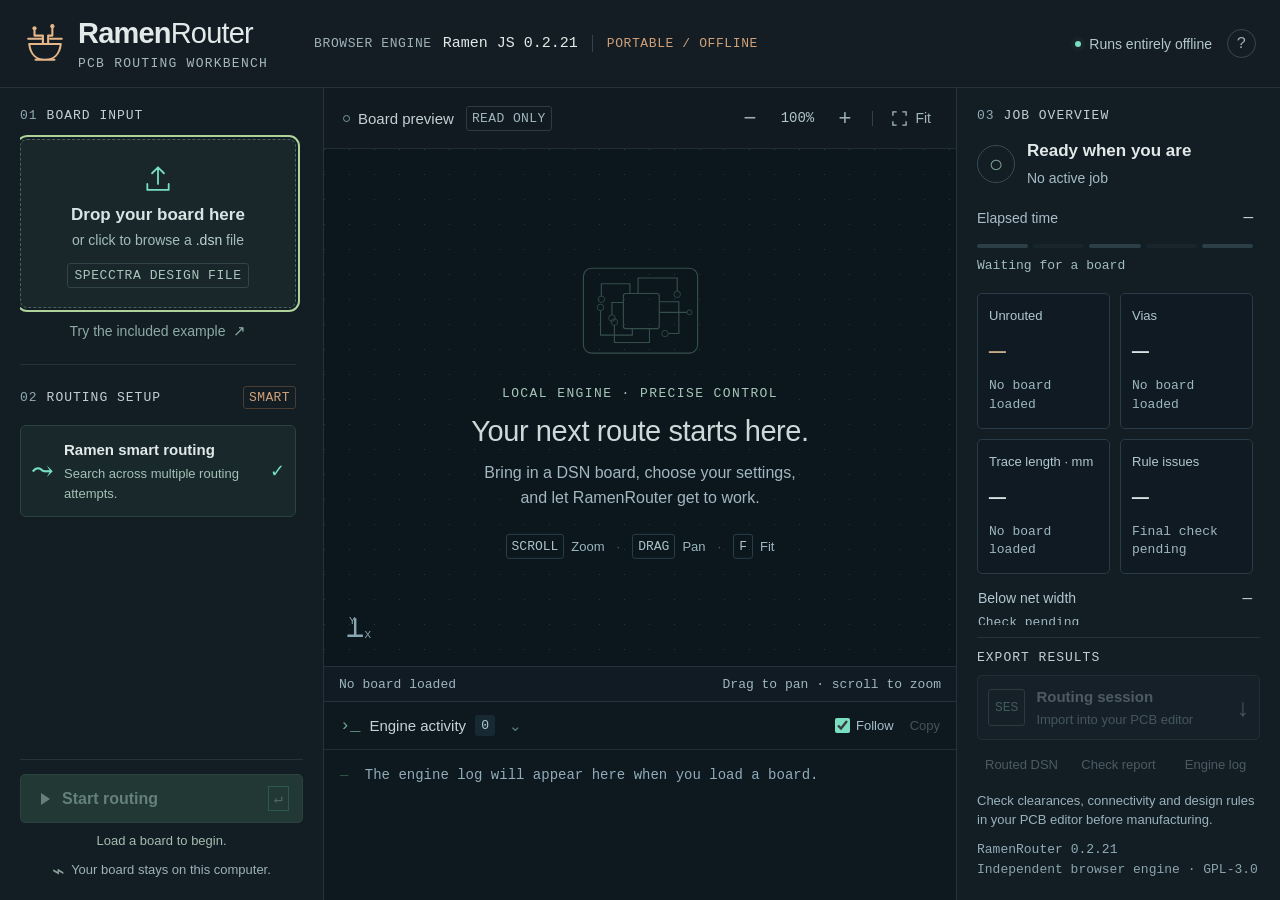
<file: index.html>
<!doctype html>
<html lang="en">
<head>
  <meta charset="utf-8">
  <meta name="viewport" content="width=device-width, initial-scale=1">
  <meta name="color-scheme" content="dark">
  <meta name="description" content="RamenRouter, a portable offline PCB routing workbench.">
  <title>RamenRouter — PCB routing workbench</title>
  <link rel="icon" href="images/favicon.svg" type="image/svg+xml">
  <link rel="stylesheet" href="styles/main.css">
  <script src="scripts/demo-data.js" defer></script>
  <script src="scripts/dsn.js" defer></script>
  <script src="scripts/geometry.js" defer></script>
  <script src="scripts/optimizer.js" defer></script>
  <script src="scripts/fanout.js" defer></script>
  <script src="scripts/router.js" defer></script>
  <script src="scripts/advisor.js" defer></script>
  <script src="scripts/benchmark.js" defer></script>
  <script src="scripts/rule-memory.js" defer></script>
  <script src="scripts/native-api.js" defer></script>
  <script src="scripts/app.js" defer></script>
</head>
<body>
  <noscript><div class="noscript">Enable JavaScript in your browser, then reopen index.html.</div></noscript>
  <header class="app-header">
    <div class="brand" aria-label="RamenRouter">
      <svg class="brand-mark" viewBox="0 0 40 40" fill="none" aria-hidden="true"><path d="M5 20h30c-1 10-7 15-15 15S6 30 5 20Zm6 15h18M10 7v5h8v8m9-16v8h-4v8M4 15h13M25 15h11" stroke="currentColor" stroke-width="2" stroke-linecap="round" stroke-linejoin="round"/><circle cx="10" cy="5" r="2" fill="currentColor"/><circle cx="27" cy="3" r="2" fill="currentColor"/></svg>
      <span>Ramen<span class="brand-light">Router</span><span class="brand-caption">PCB ROUTING WORKBENCH</span></span>
    </div>
    <div class="header-engine"><span class="tiny-label">BROWSER ENGINE</span><strong id="engineVersion">Ramen JS 0.2.21</strong><span class="engine-divider"></span><span class="header-tag">PORTABLE / OFFLINE</span></div>
    <div class="connection" id="connection"><span class="status-dot"></span><span id="connectionText">Starting browser engine</span></div>
    <button class="icon-button help-button" id="helpButton" title="About this workbench" aria-label="About this workbench">?</button>
  </header>

  <div id="disconnectBanner" class="connection-banner" hidden>The browser engine could not start. Keep every file in this folder together and reopen index.html.</div>

  <main class="workspace">
    <aside class="sidebar">
      <div class="sidebar-scroll">
      <div class="section-kicker"><span class="section-number">01</span> BOARD INPUT</div>
      <input id="fileInput" type="file" accept=".dsn" hidden>
      <button class="dropzone" id="dropzone" aria-label="Choose or drop a Specctra DSN file">
        <span class="upload-icon" aria-hidden="true"><svg viewBox="0 0 32 32" fill="none"><path d="M16 21V7m-5 5 5-5 5 5M7 21v5h18v-5" stroke="currentColor" stroke-width="1.5" stroke-linecap="round" stroke-linejoin="round"/></svg></span>
        <strong id="dropTitle">Drop your board here</strong>
        <span id="dropDescription">or click to browse a <b>.dsn</b> file</span>
        <span class="format-tag">SPECCTRA DESIGN FILE</span>
      </button>
      <div id="fileCard" class="file-card" hidden><div class="file-symbol">DSN</div><div class="file-copy"><strong id="fileName"></strong><span id="fileDetail">Board loaded</span></div><button class="icon-button" id="replaceButton" title="Choose another board" aria-label="Choose another board">↻</button></div>
      <button class="clear-routing-button" id="clearRoutingButton" type="button" hidden disabled>Clear routing &amp; start over</button>
      <button class="text-button demo-button" id="demoButton">Try the included example <span aria-hidden="true">↗</span></button>

      <div class="section-rule"></div>
      <div class="section-kicker"><span class="section-number">02</span> ROUTING SETUP <span class="edition-tag" id="routingModeTag">SMART</span></div>
      <div class="engine-card"><span class="engine-glyph" aria-hidden="true">⤳</span><div><strong id="routingModeName">Ramen smart routing</strong><p id="routingModeDetail">Search across multiple routing attempts.</p></div><span class="selected-tick" aria-label="Selected">✓</span></div>
      <div class="net-layers-setting" id="netLayersSetting" hidden>
        <button class="net-layers-button" id="netLayersButton" type="button" aria-haspopup="dialog" disabled>Routing rules <span aria-hidden="true">›</span></button>
        <p id="netLayersSummary">Choose layers and prioritize shorter routes for each net.</p>
      </div>


      </div>
      <div class="run-controls"><p class="net-layer-conflict" id="netLayerConflict" role="status" hidden></p><button class="primary-button" id="runButton" disabled><svg viewBox="0 0 20 20" aria-hidden="true"><path d="m7 4 9 6-9 6V4Z" fill="currentColor"/></svg><span id="runLabel">Start routing</span><span class="button-shortcut">↵</span></button><button class="stop-button" id="stopButton" hidden><span class="stop-square"></span>Stop job</button><button class="force-stop-button" id="forceStopButton" hidden>Force stop</button><button class="view-stopped-button" id="viewStoppedResult" type="button" hidden>View best result</button><p class="run-hint" id="runHint">Load a board to begin.</p></div>
      <div class="sidebar-foot"><span class="lock-icon" aria-hidden="true">⌁</span> Your board stays on this computer.</div>
    </aside>

    <section class="board-section" aria-label="Board preview">
      <div class="board-toolbar"><div class="board-title"><span class="board-title-dot"></span><strong>Board preview</strong><span class="preview-tag">READ ONLY</span></div><div class="view-controls"><button id="zoomOut" class="icon-button" title="Zoom out" aria-label="Zoom out">−</button><span id="zoomValue">100%</span><button id="zoomIn" class="icon-button" title="Zoom in" aria-label="Zoom in">+</button><span class="toolbar-divider"></span><button id="fitButton" class="toolbar-button" title="Fit board (F)"><svg viewBox="0 0 18 18" fill="none" aria-hidden="true"><path d="M2 6V2h4m6 0h4v4M2 12v4h4m6 0h4v-4" stroke="currentColor" stroke-width="1.4"/></svg>Fit</button></div></div>
      <div class="canvas-wrap" id="canvasWrap">
        <canvas id="boardCanvas" aria-label="Interactive PCB preview. Drag to pan; scroll to zoom. Press F to fit." tabindex="0"></canvas>
        <canvas id="activityCanvas" aria-hidden="true"></canvas>
        <div class="connection-activity-label" id="connectionActivityLabel" hidden><strong id="activityVisualTitle">Engine activity</strong><span id="activityVisualDetail">No location reported for this stage</span></div>
        <div class="empty-board" id="emptyBoard"><div class="empty-board-art" aria-hidden="true"><svg viewBox="0 0 190 135" fill="none"><rect x="25" y="14" width="140" height="104" rx="10" stroke="currentColor" stroke-width="1.4"/><rect x="74" y="45" width="44" height="43" rx="3" stroke="currentColor" stroke-width="1.4"/><path d="M82 45V33H47v16m45-4V26h48v16m-22 13h24v39h-13M118 68h34M106 88v17H63V84m22 4v8H46V66m28-10H60v15" stroke="currentColor" stroke-width="1.4"/><circle cx="47" cy="52" r="4" stroke="currentColor"/><circle cx="140" cy="46" r="4" stroke="currentColor"/><circle cx="46" cy="62" r="4" stroke="currentColor"/><circle cx="63" cy="80" r="4" stroke="currentColor"/><circle cx="60" cy="75" r="4" stroke="currentColor"/><circle cx="125" cy="94" r="4" stroke="currentColor"/><circle cx="155" cy="68" r="3" stroke="currentColor"/></svg></div><span class="eyebrow">LOCAL ENGINE · PRECISE CONTROL</span><h1>Your next route starts here.</h1><p>Bring in a DSN board, choose your settings,<br>and let RamenRouter get to work.</p><div class="empty-keys"><kbd>SCROLL</kbd> Zoom <span>·</span> <kbd>DRAG</kbd> Pan <span>·</span> <kbd>F</kbd> Fit</div></div>
        <div class="board-busy" id="boardBusy" hidden><span class="spinner"></span><span>Loading board geometry</span></div>
        <div class="canvas-label" id="canvasLabel" hidden><span class="live-dot"></span><span id="canvasLabelText">Input board</span></div>
        <div class="advice-focus-chip" id="adviceFocusChip" hidden><span id="adviceFocusLabel">Suggestion area</span><button id="clearAdviceFocus" type="button" aria-label="Clear suggestion highlight" title="Clear suggestion highlight">×</button></div>
        <button class="advice-jump" id="showPlacementAdvice" type="button" hidden><svg viewBox="0 0 20 20" fill="none" aria-hidden="true"><circle cx="10" cy="10" r="5" stroke="currentColor" stroke-width="1.4"/><path d="M10 1v5m0 8v5M1 10h5m8 0h5" stroke="currentColor" stroke-width="1.4"/></svg> Placement advice <span id="placementAdviceCount"></span></button>
        <div class="canvas-axis" aria-hidden="true"><span class="axis-y">Y</span><span class="axis-x">X</span><span class="axis-origin">⊥</span></div>
      </div>
      <div class="board-statusbar"><span id="geometrySummary">No board loaded</span><span id="cursorPosition">Drag to pan · scroll to zoom</span></div>
      <section class="activity-panel" aria-label="Engine activity"><div class="activity-header"><button class="activity-title" id="logToggle" aria-expanded="true"><span class="terminal-icon" aria-hidden="true">›_</span> Engine activity <span id="logCount">0</span><span id="logChevron">⌄</span></button><div class="activity-actions"><label class="autoscroll-label"><input type="checkbox" id="autoScroll" checked>Follow</label><button id="copyLog" class="text-button" title="Copy engine log">Copy</button></div></div><div class="engine-activity" id="engineActivity" hidden><span id="engineActivityMessage" role="status" aria-live="polite"></span><small id="engineActivityAge"></small></div><div class="log-scroll" id="logScroll" role="log" aria-label="Routing log"><div class="log-placeholder" id="logPlaceholder"><span>—</span> The engine log will appear here when you load a board.</div><pre id="logText"></pre></div></section>
    </section>

    <aside class="inspector">
      <div class="inspector-scroll">
      <div class="section-kicker"><span class="section-number">03</span> JOB OVERVIEW</div>
      <div class="job-state" id="jobState"><span class="job-state-icon" id="jobStateIcon">○</span><div><h2 id="stateTitle">Ready when you are</h2><p id="phaseLabel">No active job</p></div></div>
      <section class="stop-result-prompt" id="stopResultPrompt" aria-labelledby="stopResultTitle" hidden>
        <h3 id="stopResultTitle">Routing stopped</h3>
        <p id="stopResultDetail" role="status" aria-live="polite"></p>
        <div class="stop-result-actions"><button id="viewBestResult" type="button">View best result</button><button id="keepStopped" type="button">Keep stopped</button></div>
      </section>
      <section class="time-budget-prompt" id="timeBudgetPrompt" aria-labelledby="timeBudgetTitle" hidden>
        <h3 id="timeBudgetTitle">Continue this run?</h3>
        <p id="timeBudgetDetail" role="status" aria-live="polite"></p>
        <label for="extraTimeMinutes">Extra time <span class="extra-time-input"><input type="number" id="extraTimeMinutes" min="1" max="1440" step="1" value="30" required><span>minutes</span></span></label>
        <div class="time-budget-actions"><button id="extendTimeButton" type="button">Extend time</button><button id="finishTimedRun" type="button">Keep best &amp; stop</button></div>
        <p id="timeBudgetStopDetail" class="time-budget-note"></p>
      </section>
      <div class="elapsed-row"><span>Elapsed time</span><strong id="elapsedValue">—</strong></div>
      <section class="run-progress" id="runProgress" aria-label="Routing attempts and time budget" hidden>
        <div class="run-progress-card" id="attemptProgress"><span>Attempt #</span><strong id="attemptValue">Preparing</strong><small id="attemptDetail">Waiting for engine counters</small></div>
        <div class="run-progress-card" id="timeLeftProgress"><span>Time left</span><strong id="timeLeftValue">—</strong><small id="timeLeftDetail">Time limit · not a finish estimate</small></div>
        <div class="run-progress-card run-round-card" id="refinementProgress"><span>Refinement</span><strong id="refinementValue">Not started</strong><small id="refinementDetail">Waiting for engine counters</small></div>
        <div class="run-progress-card run-round-card" id="repairProgress"><span>Finishing repairs</span><strong id="repairValue">Not started</strong><small id="repairDetail">Waiting for engine counters</small></div>
        <p class="round-work-detail" id="roundWorkDetail" hidden></p>
      </section>
      <div class="phase-track" id="phaseTrack" aria-label="Routing stages"><span data-stage="input" title="Input"></span><span data-stage="fanout" title="Optional fanout"></span><span data-stage="route" title="Routing"></span><span data-stage="optimize" title="Optimization"></span><span data-stage="done" title="Complete"></span></div>
      <div class="phase-caption"><span id="phaseCaption">Waiting for a board</span><span id="passLabel"></span></div>
      <div class="stats-grid" id="statsGrid"><div class="stat-card"><span>Unrouted</span><strong id="unroutedValue">—</strong><small id="unroutedChange">No board loaded</small></div><div class="stat-card"><span>Vias</span><strong id="viasValue">—</strong><small id="viasChange">No board loaded</small></div><div class="stat-card"><span>Trace length · mm</span><strong id="tracesValue">—</strong><small id="tracesChange">No board loaded</small></div><div class="stat-card"><span>Rule issues</span><strong id="connectionsValue">—</strong><small id="connectionsChange">Final check pending</small></div></div>
      <div class="width-check"><span>Below net width</span><strong id="widthValue">—</strong><small id="widthDetail">Check pending</small></div>
      <div class="job-error" id="jobError" hidden></div>
      <section class="remaining-routes" id="remainingRoutes" aria-labelledby="remainingRoutesTitle" hidden>
        <h3 id="remainingRoutesTitle">Connections still missing</h3>
        <p id="remainingRoutesDetail"></p>
        <div id="remainingRoutesList" class="remaining-routes-list"></div>
        <p class="remaining-routes-help">Gold dashed lines mark the gaps. Choose a net to find it on the board.</p>
      </section>
      <section class="placement-advice" id="placementAdvice" aria-labelledby="placementAdviceTitle" hidden>
        <div class="advice-heading"><h3 id="placementAdviceTitle">Placement advice</h3><span class="advice-check-label">REROUTE TO CHECK</span></div>
        <p class="advice-intro">Possible changes to try in your PCB editor. Reroute afterward to check whether they help.</p>
        <details class="advice-label-note" id="placementLabelNote" hidden><summary>Original component labels unavailable</summary><p id="placementLabelDetail">This DSN does not include the original component labels. Use the pad, net and location shown below.</p></details>
        <div class="advice-findings" id="placementAdviceItems"></div>
      </section>
      <section class="via-suggestion direction-suggestion" id="directionSuggestion" aria-labelledby="directionSuggestionTitle" hidden><h3 id="directionSuggestionTitle">Try without preferred directions?</h3><p id="directionSuggestionDetail"></p><p class="suggestion-note">Relaxing this preference may help, but it may not be the reason connections remain. Save your current result before starting again.</p><div class="suggestion-actions"><button id="relaxDirectionsRetry" type="button">Turn off preference &amp; retry</button><button id="dismissDirectionSuggestion" type="button">Keep current result</button></div></section>
      <section class="via-suggestion" id="viaSuggestion" aria-labelledby="viaSuggestionTitle" aria-live="polite" hidden>
        <h3 id="viaSuggestionTitle">Try vias in SMD pads?</h3>
        <p id="viaSuggestionDetail"></p>
        <p>This changes your board’s via-placement rule. Only enable it if your board can be made with vias in these pads.</p>
        <p class="suggestion-note">A retry replaces this result. Download it first if you want to keep it.</p>
        <div class="suggestion-actions"><button class="primary-button" id="enableViaRetry" type="button">Enable and reroute</button><button class="text-button" id="dismissViaSuggestion" type="button">Keep current rules</button></div>
      </section>
      <div class="section-rule"></div>
      <div class="section-kicker">VISIBLE LAYERS <span id="layerCount" class="muted-count">0</span></div>
      <div id="layersList" class="layers-list"><p class="muted-empty">Board layers appear after import.</p></div>
      <div class="view-options"><label class="checkbox-row view-option"><input type="checkbox" id="showPads" checked><span>Pads & vias</span></label><label class="checkbox-row view-option"><input type="checkbox" id="showAirwires" title="Guide lines between pad groups that still need a connection" checked><span>Airwires</span></label><label class="checkbox-row view-option"><input type="checkbox" id="showLiveWork" checked><span>Live work</span></label></div>
      </div>
      <div class="export-controls">
      <div class="section-kicker">EXPORT RESULTS</div>
      <p class="export-ready-message" id="exportReadyMessage" role="status" aria-live="polite" hidden>All connections routed. Your routing session is ready to export.</p>
      <button id="downloadSes" class="export-button" disabled><span class="export-file-type">SES</span><span><strong>Routing session</strong><small>Import into your PCB editor</small></span><span class="download-arrow" aria-hidden="true">↓</span></button>
      <div class="secondary-downloads"><button id="downloadDsn" class="text-button" disabled>Routed DSN <span aria-hidden="true">↓</span></button><button id="downloadChecks" class="text-button" disabled>Check report <span aria-hidden="true">↓</span></button><button id="downloadLog" class="text-button" disabled>Engine log <span aria-hidden="true">↓</span></button></div>
      <button id="runReportButton" class="run-report-button" type="button" aria-haspopup="dialog" hidden>Run report <span aria-hidden="true">↗</span></button>
      <p class="export-note">Check clearances, connectivity and design rules in your PCB editor before manufacturing.</p>
      <div class="inspector-foot">RamenRouter <span id="appVersion">0.2.21</span><span>Independent browser engine · GPL-3.0</span></div>
      </div>
    </aside>
  </main>
  <div class="toast" id="toast" role="status" aria-live="polite" hidden></div>
  <dialog id="runReportDialog" class="run-report-dialog" aria-labelledby="runReportTitle" aria-describedby="runReportDescription">
    <div class="dialog-header"><span class="section-kicker">THE WORK BEHIND THE ROUTES</span><button id="closeRunReport" class="icon-button" type="button" aria-label="Close run report">×</button></div>
    <h2 id="runReportTitle">Run report</h2>
    <p id="runReportDescription">See where the time went, how much work the engine did, and the quality of the result.</p>
    <p id="reportOutcome" class="report-outcome"></p>
    <div class="report-headlines">
      <div><span>Processing time</span><strong id="reportActiveTime">—</strong><small>Measured in the worker; pauses excluded</small></div>
      <div><span>First complete, checked route</span><strong id="reportFirstComplete">—</strong><small id="reportFirstCompleteNote">All connections and imported checks passed</small></div>
      <div><span>Connections remaining</span><strong id="reportRemaining">—</strong><small>In the retained checked result</small></div>
      <div><span>Rule issues</span><strong id="reportRuleIssues">—</strong><small id="reportRuleNote">Imported rules checked by RamenRouter</small></div>
    </div>
    <section class="report-section" aria-labelledby="reportStageTitle"><h3 id="reportStageTitle">Where the time went</h3><div id="reportStages" class="report-stages"></div><p id="reportCoverageNote" class="report-note"></p></section>
    <section class="report-section" aria-labelledby="reportProgressTitle"><h3 id="reportProgressTitle">Connections remaining over time</h3><div id="reportProgressChart" class="report-progress-chart"></div><p id="reportProgressNote" class="report-note">Checked results during the run; the final point shows the retained result when available. Many paths may be tested between these points.</p></section>
    <details id="reportDetails" class="report-details"><summary>Search effort &amp; result details</summary><dl id="reportDetailStats" class="report-detail-stats"></dl><h3>Hardest nets</h3><p class="report-note">Ranked by grid positions explored. Names help locate nets on this board; only anonymous net numbers are included in exported benchmarks.</p><div class="report-table-scroll"><table class="report-table"><caption class="visually-hidden">Search effort for the hardest nets</caption><thead><tr><th scope="col">Net</th><th scope="col">Searches</th><th scope="col">Grid positions</th><th scope="col">Search time</th></tr></thead><tbody id="reportHardest"></tbody></table></div><p id="reportEnvironment" class="report-note"></p></details>
    <section class="report-section report-share" aria-labelledby="reportShareTitle"><h3 id="reportShareTitle">Compare your computers</h3><label for="reportDeviceLabel">Name this computer <input id="reportDeviceLabel" type="text" maxlength="80" placeholder="e.g. Desktop or travel laptop" autocomplete="off"></label><p class="report-note">Exports include timings, counts, settings, browser details and board fingerprints. They do not include board geometry, file names or net names. The computer name is your own label.</p><div class="report-actions"><button id="exportBenchmark" type="button">Export benchmark</button><button id="compareBenchmarkButton" type="button">Compare benchmark…</button><input id="benchmarkFileInput" type="file" accept=".json,application/json" hidden></div><p id="benchmarkImportError" class="report-error" role="alert" hidden></p></section>
    <section id="benchmarkCompareSection" class="report-section" aria-labelledby="benchmarkCompareTitle" hidden><div class="report-compare-heading"><h3 id="benchmarkCompareTitle">Benchmark comparison</h3><button id="clearBenchmarkComparison" type="button">Clear comparison</button></div><p id="benchmarkCompareStatus" class="report-comparison-status" role="status"></p><div class="report-table-scroll"><table id="benchmarkCompareTable" class="report-table"></table></div><p class="report-note">This compares RamenRouter in these browsers, primarily on one routing worker. Power settings, other applications and browser versions can affect the times. Repeat runs for a more reliable comparison.</p></section>
    <div class="report-footer"><button id="closeRunReportBottom" type="button">Back to the board</button></div>
  </dialog>
  <dialog id="previousRulesDialog" class="previous-rules-dialog" aria-labelledby="previousRulesTitle" aria-describedby="previousRulesCount previousRulesDescription">
    <div class="dialog-header"><span class="section-kicker">MATCHING BOARD</span><button id="closePreviousRules" class="icon-button" type="button" aria-label="Use imported rules and close">×</button></div>
    <h2 id="previousRulesTitle">Reuse previous routing rules?</h2>
    <p id="previousRulesCount"></p>
    <dl class="previous-rules-files"><div><dt>Previous board</dt><dd id="previousRulesOldName"></dd></div><div><dt>New import</dt><dd id="previousRulesNewName"></dd></div></dl>
    <p id="previousRulesDescription">Reuse your selected main layers and <strong>Prefer shorter routes</strong> choices for matching nets. The layout, traces, vias and other board rules come from the new file. Global routing options stay as you set them.</p>
    <p class="previous-rules-note">Use imported rules to keep this file's own choices. Closing this dialog or pressing Escape does the same.</p>
    <p id="previousRulesError" class="previous-rules-error" role="alert" hidden></p>
    <div class="previous-rules-actions"><button id="previousRulesImported" type="button">Use imported rules</button><button id="previousRulesReuse" type="button">Reuse previous rules</button></div>
  </dialog>
  <dialog id="netLayersDialog" class="net-layers-dialog" aria-labelledby="netLayersTitle" aria-describedby="netLayersDescription netLayersApplyNote">
    <div class="dialog-header"><span class="section-kicker">ROUTING RULES</span><button id="closeNetLayers" class="icon-button" type="button" aria-label="Cancel routing rule changes">×</button></div>
    <h2 id="netLayersTitle">Routing rules</h2>
    <p id="netLayersDescription">Choose how RamenRouter works, then set any rules for individual nets. Changes take effect when you apply them.</p>
    <div class="routing-rule-tabs" role="tablist" aria-label="Routing rule sections"><button id="routingOptionsTab" type="button" role="tab" aria-controls="routingOptionsPanel" aria-selected="true">Routing options</button><button id="netRulesTab" type="button" role="tab" aria-controls="netRulesPanel" aria-selected="false" tabindex="-1">Net rules</button></div>
    <section id="routingOptionsPanel" role="tabpanel" aria-labelledby="routingOptionsTab">
      <form id="settingsForm">
        <div class="setting-block fanout-setting">
          <label class="switch-row" for="fanout"><span><strong>Ramen SMD escape</strong></span><span class="switch"><input type="checkbox" id="fanout" name="fanout" checked><span class="switch-track"></span></span></label>
          <p>Prepare extra pad escapes around surface-mount components. Short connections needed to reach chosen main routing layers are prepared automatically, even when this option is off.</p>
          <label class="checkbox-row fanout-only" id="fanoutOnlyRow" hidden><input type="checkbox" id="fanoutOnly" name="fanoutOnly"><span>Pad escapes only · skip routing</span></label>
        </div>
        <div class="setting-block optimize-setting"><label class="switch-row" for="optimize"><span><strong>Optimize after routing</strong></span><span class="switch"><input type="checkbox" id="optimize" name="optimize" checked><span class="switch-track"></span></span></label><p>Refine completed routes and reduce vias.</p></div>
        <div class="setting-block deep-search-setting"><label class="switch-row" for="deepSearch"><span><strong>Smart search</strong></span><span class="switch"><input type="checkbox" id="deepSearch" name="deepSearch" checked><span class="switch-track"></span></span></label><p>Retry difficult nets and untangle the last few connections. Keep the best checked result.</p></div>
        <div class="setting-block direction-setting"><label class="switch-row" for="preferredDirections"><span><strong>Prefer alternating layer directions</strong></span><span class="switch"><input type="checkbox" id="preferredDirections" name="preferredDirections"><span class="switch-track"></span></span></label><p>Favor vertical routes on one layer and horizontal routes on the next. Routes may bend or cross directions when needed; this is a preference, not a restriction.</p><p id="directionLayerPreview" class="direction-layer-preview"></p></div>
        <div class="setting-block benchmark-setting"><label class="switch-row" for="benchmarkMode"><span><strong>Fixed-work benchmark</strong></span><span class="switch"><input type="checkbox" id="benchmarkMode" name="benchmarkMode"><span class="switch-track"></span></span></label><p>Use fixed search-work limits for fairer comparisons between computers. Use the same board and routing rules on both. The time limit still pauses the run; extend it until the job finishes.</p></div>
        <details class="advanced-rules"><summary>Advanced rules <span>1 OPTION</span></summary>
          <div class="setting-block via-in-pad-setting"><label class="switch-row" for="viaInPad"><span><strong>Allow vias in SMD pads</strong></span><span class="switch"><input type="checkbox" id="viaInPad" name="viaInPad"><span class="switch-track"></span></span></label><p>Off keeps vias outside SMD pads; short pad traces can reach them when a layer change is needed. On permits vias inside pads without requiring them. Check fabrication suitability before enabling.</p></div>
        </details>
        <p class="rule-policy"><span aria-hidden="true">✓</span> Imported net widths enforced</p>
        <div class="number-settings"><label for="maxPasses">Routing attempts <input type="number" id="maxPasses" name="maxPasses" min="1" max="100" step="1" value="12" required><span>Includes repairs and fresh starts</span></label><label for="timeoutMinutes">Time limit <div class="number-unit"><input type="number" id="timeoutMinutes" name="timeoutMinutes" min="1" max="1440" step="1" value="30" required><span>min</span></div><span>Entire job</span></label></div>
      </form>
    </section>
    <section id="netRulesPanel" role="tabpanel" aria-labelledby="netRulesTab" hidden>
    <p id="netPadEscapeDescription"><strong>Layer checkboxes choose the main routing layers.</strong> When a pad is on another layer and vias inside SMD pads are off, the router tries a short, full-width trace to a nearby via outside the pad, then stays on the selected layers. Turn on the separate SMD-via option to permit vias inside pads. This access is automatic for imported and edited layer rules. With all layers selected, routing keeps its usual behavior. Clearances and other routing rules still apply.</p>
    <p id="netShortDescription"><strong>Prefer shorter routes</strong> gives selected nets earlier access to space and favors shorter paths, even if that needs more vias. Completing connections and obeying board rules come first. This does not guarantee the shortest possible path or match trace lengths.</p>
    <p class="net-layers-physical-note">Pads and through vias keep their physical layer spans. Selecting a layer here does not change the board’s construction.</p>

    <div class="net-layers-tools"><label for="netLayerSearch">Find a net<input id="netLayerSearch" type="search" placeholder="Search net names or USB*" aria-describedby="netLayerSearchHelp" autocomplete="off"></label><button id="resetAllNetLayers" type="button">Reset all to imported</button></div>
    <p class="net-layer-bulk-help" id="netLayerSearchHelp">Use <strong>*</strong> for any number of characters: <strong>USB*</strong> starts with USB, <strong>*CLK</strong> ends with CLK, <strong>*CLK*</strong> contains CLK. Plain text finds any part of a name.</p>
    <p class="net-layer-bulk-help" id="netLayerBulkHelp">Each header checkbox changes all shown nets. Filter by name to change only matching nets.</p>
    <p class="net-layer-count" id="netLayerCount" role="status" aria-live="polite"></p>
    <div class="net-layer-table-scroll" tabindex="0" role="region" aria-label="Routing rules, scroll for more nets or columns"><table class="net-layer-table"><caption class="visually-hidden">Preferred shorter routes and main routing layers for each net</caption><thead id="netLayerHead"></thead><tbody id="netLayerRows"></tbody></table></div>
    <p class="net-layer-validation" id="netLayerValidation" role="status" aria-live="polite" hidden></p>
    <p class="net-layer-pad-warning" id="netLayerPadWarning" role="status" aria-live="polite" hidden></p>
    </section>
    <p class="net-layers-apply-note" id="netLayersApplyNote">Routing options apply to your next run. Your current result stays available.</p>
    <p id="routingRulesError" class="net-layer-validation" role="alert" hidden></p>
    <div class="net-layer-actions"><button id="cancelNetLayers" type="button">Cancel</button><button id="applyNetLayers" type="button" disabled>Apply rules</button></div>
  </dialog>
  <dialog id="clearRoutingDialog" class="clear-routing-dialog" aria-labelledby="clearRoutingTitle" aria-describedby="clearRoutingDescription clearRoutingFixed clearRoutingPreserved">
    <div class="dialog-header"><span class="section-kicker">START FRESH</span><button id="closeClearRouting" class="icon-button" type="button" aria-label="Cancel clearing routing">×</button></div>
    <h2 id="clearRoutingTitle">Clear routing &amp; start over?</h2>
    <p class="clear-routing-filename" id="clearRoutingFileName"></p>
    <p id="clearRoutingDescription">Remove <strong id="clearRoutingCounts"></strong> from the loaded board.</p>
    <p class="clear-routing-fixed" id="clearRoutingFixed" hidden></p>
    <p id="clearRoutingPreserved">Components, pads, connections, board outline and design rules stay in place. Your original DSN file on disk is unchanged.</p>
    <p>Download any result you want to keep first. Routing will stay stopped until you choose <strong>Start routing</strong>.</p>
    <div class="clear-routing-actions"><button id="cancelClearRouting" type="button" autofocus>Cancel</button><button id="confirmClearRouting" type="button">Clear all routing</button></div>
  </dialog>
  <dialog id="aboutDialog"><div class="dialog-header"><span class="section-kicker">ABOUT RAMENROUTER</span><button id="closeAbout" class="icon-button" aria-label="Close about dialog">×</button></div><h2>Open a file.<br>Find a route.</h2><p>RamenRouter is a standalone PCB routing workbench with an independent JavaScript engine. It searches for routes in a browser worker and enforces imported net widths.</p><p>This is a routing and inspection tool. Export a Specctra DSN from your PCB editor, route it here, then import the SES result back into your editor.</p><div class="about-callout"><strong>Everything runs locally.</strong><p>Open index.html to begin. Your files, routing calculations and exports stay in the browser. No server, Java runtime, installer or internet connection is needed.</p></div><p class="about-small">Independent GPL-3.0 source and notices are included in this folder. The preview simplifies some board geometry; check exported results in your PCB editor before manufacturing.</p><button id="closeAboutBottom" class="primary-button">Back to the board</button></dialog>
</body>
</html>
</file>
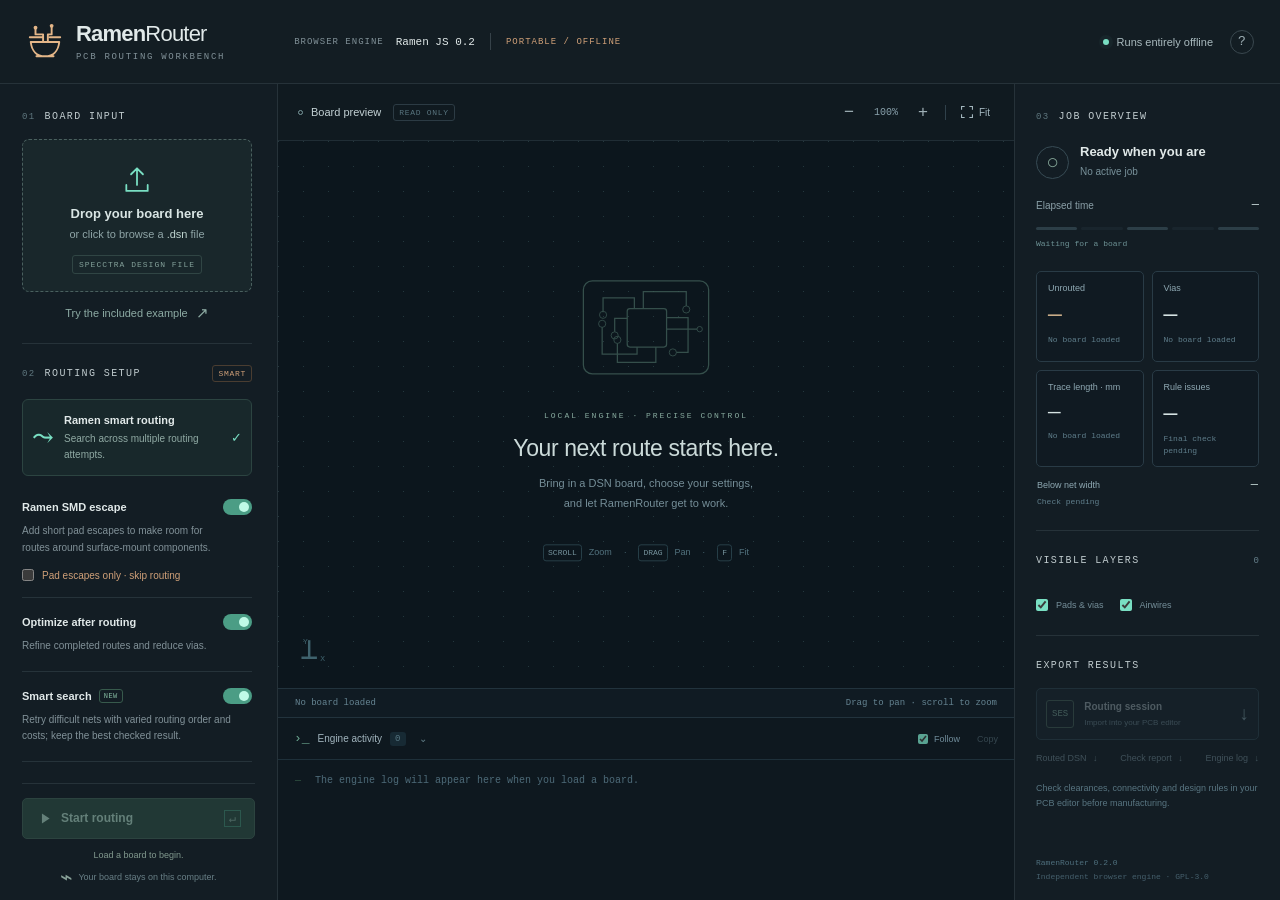
<file: RamenRouter.html>
<!doctype html>
<html lang="en">
<head>
  <meta charset="utf-8">
  <meta name="viewport" content="width=device-width, initial-scale=1">
  <meta name="color-scheme" content="dark">
  <meta name="description" content="RamenRouter, a portable offline PCB routing workbench.">
  <title>RamenRouter — PCB routing workbench</title>
  <link rel="icon" href="favicon.svg" type="image/svg+xml">
  <link rel="stylesheet" href="styles.css">
  <script src="demo-data.js" defer></script>
  <script src="dsn.js" defer></script>
  <script src="geometry.js" defer></script>
  <script src="optimizer.js" defer></script>
  <script src="fanout.js" defer></script>
  <script src="router.js" defer></script>
  <script src="native-api.js" defer></script>
  <script src="app.js" defer></script>
</head>
<body>
  <noscript><div class="noscript">Enable JavaScript in your browser, then reopen RamenRouter.html.</div></noscript>
  <header class="app-header">
    <div class="brand" aria-label="RamenRouter">
      <svg class="brand-mark" viewBox="0 0 40 40" fill="none" aria-hidden="true"><path d="M5 20h30c-1 10-7 15-15 15S6 30 5 20Zm6 15h18M10 7v5h8v8m9-16v8h-4v8M4 15h13M25 15h11" stroke="currentColor" stroke-width="2" stroke-linecap="round" stroke-linejoin="round"/><circle cx="10" cy="5" r="2" fill="currentColor"/><circle cx="27" cy="3" r="2" fill="currentColor"/></svg>
      <span>Ramen<span class="brand-light">Router</span><span class="brand-caption">PCB ROUTING WORKBENCH</span></span>
    </div>
    <div class="header-engine"><span class="tiny-label">BROWSER ENGINE</span><strong id="engineVersion">Ramen JS 0.2</strong><span class="engine-divider"></span><span class="header-tag">PORTABLE / OFFLINE</span></div>
    <div class="connection" id="connection"><span class="status-dot"></span><span id="connectionText">Starting browser engine</span></div>
    <button class="icon-button help-button" id="helpButton" title="About this workbench" aria-label="About this workbench">?</button>
  </header>

  <div id="disconnectBanner" class="connection-banner" hidden>The browser engine could not start. Keep every file in this folder together and reopen RamenRouter.html.</div>

  <main class="workspace">
    <aside class="sidebar">
      <div class="sidebar-scroll">
      <div class="section-kicker"><span class="section-number">01</span> BOARD INPUT</div>
      <input id="fileInput" type="file" accept=".dsn" hidden>
      <button class="dropzone" id="dropzone" aria-label="Choose or drop a Specctra DSN file">
        <span class="upload-icon" aria-hidden="true"><svg viewBox="0 0 32 32" fill="none"><path d="M16 21V7m-5 5 5-5 5 5M7 21v5h18v-5" stroke="currentColor" stroke-width="1.5" stroke-linecap="round" stroke-linejoin="round"/></svg></span>
        <strong id="dropTitle">Drop your board here</strong>
        <span id="dropDescription">or click to browse a <b>.dsn</b> file</span>
        <span class="format-tag">SPECCTRA DESIGN FILE</span>
      </button>
      <div id="fileCard" class="file-card" hidden><div class="file-symbol">DSN</div><div class="file-copy"><strong id="fileName"></strong><span id="fileDetail">Board loaded</span></div><button class="icon-button" id="replaceButton" title="Choose another board" aria-label="Choose another board">↻</button></div>
      <button class="text-button demo-button" id="demoButton">Try the included example <span aria-hidden="true">↗</span></button>

      <div class="section-rule"></div>
      <div class="section-kicker"><span class="section-number">02</span> ROUTING SETUP <span class="edition-tag" id="routingModeTag">SMART</span></div>
      <div class="engine-card"><span class="engine-glyph" aria-hidden="true">⤳</span><div><strong id="routingModeName">Ramen smart routing</strong><p id="routingModeDetail">Search across multiple routing attempts.</p></div><span class="selected-tick" aria-label="Selected">✓</span></div>

      <form id="settingsForm">
        <div class="setting-block fanout-setting">
          <label class="switch-row" for="fanout"><span><strong>Ramen SMD escape</strong></span><span class="switch"><input type="checkbox" id="fanout" name="fanout" checked><span class="switch-track"></span></span></label>
          <p>Add short pad escapes to make room for routes around surface-mount components.</p>
          <label class="checkbox-row fanout-only" id="fanoutOnlyRow" hidden><input type="checkbox" id="fanoutOnly" name="fanoutOnly"><span>Pad escapes only · skip routing</span></label>
        </div>
        <div class="setting-block optimize-setting"><label class="switch-row" for="optimize"><span><strong>Optimize after routing</strong></span><span class="switch"><input type="checkbox" id="optimize" name="optimize" checked><span class="switch-track"></span></span></label><p>Refine completed routes and reduce vias.</p></div>
        <div class="setting-block deep-search-setting"><label class="switch-row" for="deepSearch"><span><strong>Smart search</strong><span class="mini-badge">NEW</span></span><span class="switch"><input type="checkbox" id="deepSearch" name="deepSearch" checked><span class="switch-track"></span></span></label><p>Retry difficult nets with varied routing order and costs; keep the best checked result.</p></div>
        <details class="advanced-rules"><summary>Advanced rules <span>1 OPTION</span></summary>
          <div class="setting-block via-in-pad-setting"><label class="switch-row" for="viaInPad"><span><strong>Override: allow vias in SMD pads</strong></span><span class="switch"><input type="checkbox" id="viaInPad" name="viaInPad"><span class="switch-track"></span></span></label><p>Changes the imported via-placement rule. Check fabrication suitability. Off preserves the input rule.</p></div>
        </details>
        <p class="rule-policy"><span aria-hidden="true">✓</span> Imported net widths enforced</p>
        <div class="number-settings"><label for="maxPasses">Routing attempts <input type="number" id="maxPasses" name="maxPasses" min="1" max="100" step="1" value="12"><span>Includes repairs and fresh starts</span></label><label for="timeoutMinutes">Time limit <div class="number-unit"><input type="number" id="timeoutMinutes" name="timeoutMinutes" min="1" max="1440" step="1" value="30"><span>min</span></div><span>Entire job</span></label></div>
      </form>
      </div>
      <div class="run-controls"><button class="primary-button" id="runButton" disabled><svg viewBox="0 0 20 20" aria-hidden="true"><path d="m7 4 9 6-9 6V4Z" fill="currentColor"/></svg><span id="runLabel">Start routing</span><span class="button-shortcut">↵</span></button><button class="stop-button" id="stopButton" hidden><span class="stop-square"></span>Stop job</button><button class="force-stop-button" id="forceStopButton" hidden>Force stop</button><p class="run-hint" id="runHint">Load a board to begin.</p></div>
      <div class="sidebar-foot"><span class="lock-icon" aria-hidden="true">⌁</span> Your board stays on this computer.</div>
    </aside>

    <section class="board-section" aria-label="Board preview">
      <div class="board-toolbar"><div class="board-title"><span class="board-title-dot"></span><strong>Board preview</strong><span class="preview-tag">READ ONLY</span></div><div class="view-controls"><button id="zoomOut" class="icon-button" title="Zoom out" aria-label="Zoom out">−</button><span id="zoomValue">100%</span><button id="zoomIn" class="icon-button" title="Zoom in" aria-label="Zoom in">+</button><span class="toolbar-divider"></span><button id="fitButton" class="toolbar-button" title="Fit board (F)"><svg viewBox="0 0 18 18" fill="none" aria-hidden="true"><path d="M2 6V2h4m6 0h4v4M2 12v4h4m6 0h4v-4" stroke="currentColor" stroke-width="1.4"/></svg>Fit</button></div></div>
      <div class="canvas-wrap" id="canvasWrap">
        <canvas id="boardCanvas" aria-label="Interactive PCB preview. Drag to pan; scroll to zoom. Press F to fit." tabindex="0"></canvas>
        <div class="empty-board" id="emptyBoard"><div class="empty-board-art" aria-hidden="true"><svg viewBox="0 0 190 135" fill="none"><rect x="25" y="14" width="140" height="104" rx="10" stroke="currentColor" stroke-width="1.4"/><rect x="74" y="45" width="44" height="43" rx="3" stroke="currentColor" stroke-width="1.4"/><path d="M82 45V33H47v16m45-4V26h48v16m-22 13h24v39h-13M118 68h34M106 88v17H63V84m22 4v8H46V66m28-10H60v15" stroke="currentColor" stroke-width="1.4"/><circle cx="47" cy="52" r="4" stroke="currentColor"/><circle cx="140" cy="46" r="4" stroke="currentColor"/><circle cx="46" cy="62" r="4" stroke="currentColor"/><circle cx="63" cy="80" r="4" stroke="currentColor"/><circle cx="60" cy="75" r="4" stroke="currentColor"/><circle cx="125" cy="94" r="4" stroke="currentColor"/><circle cx="155" cy="68" r="3" stroke="currentColor"/></svg></div><span class="eyebrow">LOCAL ENGINE · PRECISE CONTROL</span><h1>Your next route starts here.</h1><p>Bring in a DSN board, choose your settings,<br>and let RamenRouter get to work.</p><div class="empty-keys"><kbd>SCROLL</kbd> Zoom <span>·</span> <kbd>DRAG</kbd> Pan <span>·</span> <kbd>F</kbd> Fit</div></div>
        <div class="board-busy" id="boardBusy" hidden><span class="spinner"></span><span>Loading board geometry</span></div>
        <div class="canvas-label" id="canvasLabel" hidden><span class="live-dot"></span><span id="canvasLabelText">Input board</span></div>
        <div class="canvas-axis" aria-hidden="true"><span class="axis-y">Y</span><span class="axis-x">X</span><span class="axis-origin">⊥</span></div>
      </div>
      <div class="board-statusbar"><span id="geometrySummary">No board loaded</span><span id="cursorPosition">Drag to pan · scroll to zoom</span></div>
      <section class="activity-panel" aria-label="Engine activity"><div class="activity-header"><button class="activity-title" id="logToggle" aria-expanded="true"><span class="terminal-icon" aria-hidden="true">›_</span> Engine activity <span id="logCount">0</span><span id="logChevron">⌄</span></button><div class="activity-actions"><label class="autoscroll-label"><input type="checkbox" id="autoScroll" checked>Follow</label><button id="copyLog" class="text-button" title="Copy engine log">Copy</button></div></div><div class="log-scroll" id="logScroll" role="log" aria-label="Routing log"><div class="log-placeholder" id="logPlaceholder"><span>—</span> The engine log will appear here when you load a board.</div><pre id="logText"></pre></div></section>
    </section>

    <aside class="inspector">
      <div class="section-kicker"><span class="section-number">03</span> JOB OVERVIEW</div>
      <div class="job-state" id="jobState"><span class="job-state-icon" id="jobStateIcon">○</span><div><h2 id="stateTitle">Ready when you are</h2><p id="phaseLabel">No active job</p></div></div>
      <div class="elapsed-row"><span>Elapsed time</span><strong id="elapsedValue">—</strong></div>
      <div class="phase-track" id="phaseTrack" aria-label="Routing stages"><span data-stage="input" title="Input"></span><span data-stage="fanout" title="Optional fanout"></span><span data-stage="route" title="Routing"></span><span data-stage="optimize" title="Optimization"></span><span data-stage="done" title="Complete"></span></div>
      <div class="phase-caption"><span id="phaseCaption">Waiting for a board</span><span id="passLabel"></span></div>
      <div class="stats-grid" id="statsGrid"><div class="stat-card"><span>Unrouted</span><strong id="unroutedValue">—</strong><small id="unroutedChange">No board loaded</small></div><div class="stat-card"><span>Vias</span><strong id="viasValue">—</strong><small id="viasChange">No board loaded</small></div><div class="stat-card"><span>Trace length · mm</span><strong id="tracesValue">—</strong><small id="tracesChange">No board loaded</small></div><div class="stat-card"><span>Rule issues</span><strong id="connectionsValue">—</strong><small id="connectionsChange">Final check pending</small></div></div>
      <div class="width-check"><span>Below net width</span><strong id="widthValue">—</strong><small id="widthDetail">Check pending</small></div>
      <div class="job-error" id="jobError" hidden></div>
      <div class="section-rule"></div>
      <div class="section-kicker">VISIBLE LAYERS <span id="layerCount" class="muted-count">0</span></div>
      <div id="layersList" class="layers-list"><p class="muted-empty">Board layers appear after import.</p></div>
      <div class="view-options"><label class="checkbox-row view-option"><input type="checkbox" id="showPads" checked><span>Pads & vias</span></label><label class="checkbox-row view-option"><input type="checkbox" id="showAirwires" checked><span>Airwires</span></label></div>
      <div class="section-rule"></div>
      <div class="section-kicker">EXPORT RESULTS</div>
      <button id="downloadSes" class="export-button" disabled><span class="export-file-type">SES</span><span><strong>Routing session</strong><small>Import into your PCB editor</small></span><span class="download-arrow" aria-hidden="true">↓</span></button>
      <div class="secondary-downloads"><button id="downloadDsn" class="text-button" disabled>Routed DSN <span aria-hidden="true">↓</span></button><button id="downloadChecks" class="text-button" disabled>Check report <span aria-hidden="true">↓</span></button><button id="downloadLog" class="text-button" disabled>Engine log <span aria-hidden="true">↓</span></button></div>
      <p class="export-note">Check clearances, connectivity and design rules in your PCB editor before manufacturing.</p>
      <div class="inspector-foot">RamenRouter <span id="appVersion">0.2.0</span><span>Independent browser engine · GPL-3.0</span></div>
    </aside>
  </main>
  <div class="toast" id="toast" role="status" aria-live="polite" hidden></div>
  <dialog id="aboutDialog"><div class="dialog-header"><span class="section-kicker">ABOUT RAMENROUTER</span><button id="closeAbout" class="icon-button" aria-label="Close about dialog">×</button></div><h2>Open a file.<br>Find a route.</h2><p>RamenRouter is a standalone PCB routing workbench with an independent JavaScript engine. It searches for routes in a browser worker and enforces imported net widths.</p><p>This is a routing and inspection tool. Export a Specctra DSN from your PCB editor, route it here, then import the SES result back into your editor.</p><div class="about-callout"><strong>Everything runs locally.</strong><p>Open RamenRouter.html to begin. Your files, routing calculations and exports stay in the browser. No server, Java runtime, installer or internet connection is needed.</p></div><p class="about-small">Independent GPL-3.0 source and notices are included in this folder. The preview simplifies some board geometry; check exported results in your PCB editor before manufacturing.</p><button id="closeAboutBottom" class="primary-button">Back to the board</button></dialog>
</body>
</html>
</file>
<file: styles/main.css>
@charset "UTF-8";
:root{--bg:#0d1419;--panel:#131d24;--panel-deep:#10191f;--line:#263239;--muted:#819198;--text:#e1e9e9;--teal:#79dfc3;--teal-dark:#1e493f;--copper:#d0a078;--red:#f09a8f;--mono:ui-monospace,SFMono-Regular,Consolas,"Liberation Mono",monospace;--sans:Inter,"Segoe UI",Arial,sans-serif}*{box-sizing:border-box}html,body{height:100%;margin:0}body{font-family:var(--sans);font-size:13px;background:var(--bg);color:var(--text);overflow:hidden}button,input,a{font:inherit}button{cursor:pointer}button,a,input{-webkit-tap-highlight-color:transparent}button{color:inherit}button:disabled{cursor:not-allowed;opacity:.35}button:focus-visible,a:focus-visible,input:focus-visible,canvas:focus-visible{outline:2px solid var(--teal);outline-offset:3px}button{transition:background .15s,color .15s,border-color .15s,opacity .15s}button:hover:not(:disabled){filter:brightness(1.12)}[hidden]{display:none!important}p{line-height:1.6}a{color:inherit;text-decoration:none}.app-header{height:84px;display:flex;align-items:center;padding:0 26px;gap:24px;background:#131d23;border-bottom:1px solid var(--line)}.brand{display:flex;align-items:center;gap:12px;font-size:24px;font-weight:750;letter-spacing:-.8px;flex-shrink:0}.brand-mark{color:var(--teal);width:38px;height:38px}.brand-light{font-weight:350}.brand-caption{display:block;margin-top:5px;font:9px var(--mono);letter-spacing:2.05px;color:var(--muted)}.header-engine{display:flex;align-items:center;gap:12px;margin-left:45px;font-size:11px}.tiny-label{font:9px var(--mono);letter-spacing:1px;color:var(--muted)}.header-engine strong{font:12px var(--mono);font-weight:500}.engine-divider{height:17px;border-left:1px solid #364249;margin:0 3px}.header-tag{font:9px var(--mono);letter-spacing:1px;color:var(--copper)}.connection{display:flex;align-items:center;gap:8px;margin-left:auto;font-size:11px;color:#aabbbf;white-space:nowrap}.status-dot{width:6px;height:6px;border-radius:50%;background:var(--copper);box-shadow:0 0 0 4px #d0a0780c}.connection.connected .status-dot{background:var(--teal);box-shadow:0 0 0 4px #79dfc30a}.connection.disconnected .status-dot{background:var(--red)}.icon-button{border:0;background:transparent;border-radius:5px;display:inline-flex;align-items:center;justify-content:center;width:29px;height:29px;font-size:20px;color:#9eafb5;flex-shrink:0}.icon-button:hover{background:#26353d;color:var(--text)}.help-button{font:13px var(--mono);border:1px solid #3a484f;width:24px;height:24px;border-radius:50%;margin-left:-7px}.workspace{display:grid;grid-template-columns:278px minmax(330px,1fr) 266px;height:calc(100vh - 84px)}.sidebar,.inspector{background:var(--panel);padding:27px 22px 18px;overflow-y:auto;display:flex;flex-direction:column;scrollbar-width:thin;scrollbar-color:#3b4b54 transparent}.sidebar{border-right:1px solid var(--line)}.inspector{border-left:1px solid var(--line);padding-left:21px;padding-right:21px}.section-kicker{font:10px var(--mono);letter-spacing:1.4px;color:#c0cbce;display:flex;align-items:center;gap:9px;margin-bottom:17px;white-space:nowrap}.section-number{color:#5f777f;font-size:9px}.dropzone{width:100%;padding:20px 12px 17px;border:1px dashed #4a605f;background:#19272b;border-radius:7px;display:flex;flex-direction:column;align-items:center;color:#d9e5e4}.dropzone:hover,.dropzone.drag-over{border-color:var(--teal);background:#1c3434}.upload-icon{color:var(--teal);width:38px;height:38px;margin-bottom:8px}.upload-icon svg{width:100%;height:100%}.dropzone strong{font-weight:550;font-size:13px}.dropzone>span:not(.upload-icon):not(.format-tag){margin-top:7px;font-size:11px;color:#8fa5a7}.dropzone b{color:#c0d6d1;font-weight:500}.format-tag{margin-top:15px;border:1px solid #304544;border-radius:3px;padding:4px 6px;font:8px var(--mono);letter-spacing:1px;color:#84a19a}.text-button{border:0;padding:0;background:transparent;color:#a7b9bf;font-size:11px}.text-button:hover:not(:disabled){color:var(--teal)}.demo-button{margin:12px 0 0;display:flex;gap:8px;align-items:center;justify-content:center;width:100%;color:#8daba4}.demo-button span{font-size:15px}.section-rule{height:1px;flex-shrink:0;background:var(--line);margin:24px 0}.edition-tag{font:8px var(--mono);letter-spacing:.7px;color:var(--copper);border:1px solid #4a3d31;border-radius:3px;padding:3px 5px;margin-left:auto}.engine-card{background:#18282b;border:1px solid #2c4441;border-radius:6px;display:flex;align-items:center;gap:10px;padding:12px 9px;margin-bottom:7px}.engine-card strong{font-size:11px;font-weight:550}.engine-card p{font-size:10px;color:#90aaa4;margin:4px 0 0}.engine-glyph{font-size:26px;color:var(--teal)}.selected-tick{font-size:13px;color:var(--teal);margin-left:auto}.setting-block{padding:16px 0;border-bottom:1px solid #26333a}.switch-row{display:flex;align-items:center;justify-content:space-between;gap:8px;cursor:pointer}.switch-row>span:first-child{display:flex;align-items:center;gap:7px;min-width:0}.switch-row strong{font-size:11px;font-weight:550}.mini-badge{font:9px var(--mono);border:1px solid #4a4237;padding:2px 4px;border-radius:3px;color:var(--copper)}.switch{position:relative;width:29px;height:16px;display:block;flex-shrink:0}.switch input{position:absolute;opacity:0;width:100%;height:100%;margin:0;z-index:2;cursor:pointer}.switch-track{display:block;width:100%;height:100%;border-radius:9px;background:#39464f;transition:.15s}.switch-track:before{content:"";display:block;position:absolute;top:3px;left:3px;width:10px;height:10px;border-radius:50%;background:#a1b0b8;transition:.15s}.switch input:checked+.switch-track{background:#4b9d85}.switch input:checked+.switch-track:before{left:16px;background:#c0fae7}.switch input:focus-visible+.switch-track{outline:2px solid var(--teal);outline-offset:4px}.switch input:disabled{cursor:not-allowed}.switch input:disabled+.switch-track{opacity:.45}.setting-block p{font-size:10px;color:var(--muted);margin:8px 0 0;line-height:1.65;max-width:210px}.checkbox-row{display:flex;align-items:center;gap:8px;font-size:10px;cursor:pointer;color:#9cabb2}.checkbox-row input,.autoscroll-label input{accent-color:var(--teal);width:12px;height:12px;margin:0;cursor:pointer}.fanout-only{margin-top:13px;color:var(--copper)}.number-settings{display:flex;gap:13px;padding-top:18px}.number-settings>label{width:50%;font-size:10px;color:#bdc9ce}.number-settings input{width:100%;margin-top:8px;background:#0f1a21;border:1px solid #34434c;border-radius:4px;color:#d9e7e7;padding:9px 10px;font:12px var(--mono);height:34px;appearance:textfield}.number-settings input::-webkit-outer-spin-button,.number-settings input::-webkit-inner-spin-button{appearance:none}.number-settings>label>span{font-size:9px;display:block;color:#748a94;margin-top:6px}.number-unit{position:relative}.number-unit input{padding-right:32px}.number-unit>span{position:absolute;right:10px;top:20px;font:10px var(--mono);color:#7d949c}.run-controls{margin-top:24px}.primary-button{border:1px solid #8ce9cd;border-radius:5px;background:var(--teal);color:#10382d;padding:11px 13px;font-size:12px;font-weight:650;display:flex;align-items:center;justify-content:center;gap:8px;width:100%;min-height:39px}.primary-button svg{width:17px;height:17px}.primary-button:disabled{background:#28463e;border-color:#38554c;opacity:.68;color:#8bafa2}.button-shortcut{margin-left:auto;border:1px solid #438f77;padding:0 4px;line-height:18px;opacity:.65;font:12px var(--mono)}.run-hint{text-align:center;margin:9px 0 0;color:#81998e;font-size:9px;min-height:14px}.stop-button{border:1px solid #77564e;border-radius:5px;background:#3a2927;color:#efb3a1;width:100%;min-height:39px;font-size:12px;display:flex;align-items:center;justify-content:center;gap:9px}.stop-square{display:inline-block;width:9px;height:9px;border-radius:1px;background:currentColor}.sidebar-foot{padding-top:22px;margin-top:auto;font-size:9px;color:#687f86;display:flex;align-items:center;justify-content:center;gap:5px}.lock-icon{font-size:21px;line-height:10px;color:#88a198}.file-card{display:flex;gap:10px;align-items:center;background:#18282b;border:1px solid #304946;border-radius:6px;padding:14px 10px}.file-symbol{font:9px var(--mono);color:var(--teal);border:1px solid #41725f;border-radius:3px;padding:9px 4px}.file-copy{min-width:0;flex:1}.file-copy strong{font-size:11px;font-weight:550;display:block;overflow:hidden;white-space:nowrap;text-overflow:ellipsis;max-width:155px}.file-copy span{display:block;color:#8ca59d;font-size:10px;margin-top:6px}.file-card .icon-button{width:21px;font-size:22px}.board-section{min-width:0;display:flex;flex-direction:column;overflow:hidden}.board-toolbar{height:57px;flex-shrink:0;display:flex;align-items:center;justify-content:space-between;padding:0 20px;border-bottom:1px solid #202d35;background:#101a20;gap:8px}.board-title{display:flex;align-items:center;gap:8px;white-space:nowrap}.board-title strong{font-size:11px;font-weight:500;color:#c3d1d4}.board-title-dot{width:5px;height:5px;border:1px solid #7b9b9e;border-radius:50%}.preview-tag{font:8px var(--mono);letter-spacing:.7px;color:#58747e;border:1px solid #2c3b44;border-radius:3px;padding:3px 5px;margin-left:4px}.view-controls{display:flex;align-items:center;gap:3px}.view-controls .icon-button{font-size:17px;width:24px;height:24px}.view-controls>span:not(.toolbar-divider){font:10px var(--mono);color:#89a0ab;min-width:44px;text-align:center}.toolbar-divider{height:15px;width:1px;background:#30414b;margin:0 7px}.toolbar-button{display:flex;align-items:center;gap:5px;border:0;background:transparent;color:#a3b7bf;font-size:10px;padding:4px}.toolbar-button svg{width:14px;height:14px}.canvas-wrap{position:relative;min-height:230px;flex:1;overflow:hidden;background:#0c161d}.canvas-wrap canvas{display:block;position:absolute;width:100%;height:100%;cursor:grab;outline-offset:-3px}.canvas-wrap canvas.dragging{cursor:grabbing}.empty-board{position:absolute;top:50%;left:50%;transform:translate(-50%,-50%);width:100%;padding:25px;text-align:center;pointer-events:none}.empty-board-art{width:170px;margin:0 auto 15px;color:#416059;opacity:.78}.empty-board-art svg{width:100%}.eyebrow{font:8px var(--mono);letter-spacing:2px;color:#88ab9f}.empty-board h1{font-size:23px;font-weight:450;letter-spacing:-.4px;margin:14px 0 12px;color:#cbdad9}.empty-board p{font-size:11px;line-height:1.8;color:#758e98;margin:0}.empty-keys{display:flex;align-items:center;justify-content:center;gap:7px;font-size:9px;color:#52727e;margin-top:30px}.empty-keys>span{margin:0 5px;color:#486470}.empty-keys kbd{border:1px solid #263e47;border-radius:3px;padding:3px 4px;font:8px var(--mono);color:#76939d}.canvas-axis{position:absolute;bottom:20px;left:22px;width:25px;height:31px;pointer-events:none;font:8px var(--mono);color:#3f626d}.axis-origin{position:absolute;font-size:30px;bottom:0;left:0}.axis-x{position:absolute;bottom:5px;right:0}.axis-y{position:absolute;left:3px;top:0}.canvas-label{position:absolute;left:20px;top:17px;border:1px solid #314b45;background:#132721e8;border-radius:4px;font:9px var(--mono);letter-spacing:.5px;padding:7px 9px;color:#a2c7ba;display:flex;align-items:center;gap:7px;pointer-events:none}.live-dot{display:inline-block;width:4px;height:4px;background:#88c2a6;border-radius:50%}.board-statusbar{height:30px;display:flex;align-items:center;justify-content:space-between;gap:10px;flex-shrink:0;padding:0 17px;border-top:1px solid #22333d;border-bottom:1px solid #22333d;color:#658492;font:9px var(--mono);background:#101b23}.board-statusbar>span{overflow:hidden;text-overflow:ellipsis;white-space:nowrap}.activity-panel{height:182px;flex-shrink:0;background:#0e181f}.activity-panel.collapsed{height:42px}.activity-header{display:flex;align-items:center;justify-content:space-between;height:42px;padding:0 16px;border-bottom:1px solid #1e303a}.activity-title{display:flex;align-items:center;gap:8px;padding:0;border:0;background:transparent;font-size:10px;color:#a1b4bd}.terminal-icon{font:13px var(--mono);color:#6ca891}.activity-title>#logCount{font:9px var(--mono);color:#577783;background:#172a34;padding:2px 5px;border-radius:3px}.activity-title>#logChevron{margin-left:5px;color:#607c86}.activity-actions{display:flex;align-items:center;gap:17px}.autoscroll-label{display:flex;align-items:center;gap:6px;font-size:9px;color:#6f8b99;cursor:pointer}.autoscroll-label input{width:10px;height:10px;opacity:.7}.activity-actions .text-button{font-size:9px;color:#7d9aa6}.log-scroll{height:calc(100% - 42px);overflow:auto;padding:9px 17px;scrollbar-width:thin;scrollbar-color:#354852 transparent}.log-scroll pre{margin:0;color:#8da5ae;font:10px/1.7 var(--mono);white-space:pre-wrap;overflow-wrap:anywhere}.log-placeholder{font:10px/1.7 var(--mono);color:#4d6a78;padding-top:3px}.log-placeholder>span{margin-right:8px;color:#325343}.job-state{display:flex;align-items:center;gap:11px;margin:5px 0 18px}.job-state-icon{display:flex;align-items:center;justify-content:center;width:33px;height:33px;border:1px solid #374b54;border-radius:50%;color:#80a193;font-size:21px;flex-shrink:0}.job-state h2{font-size:13px;font-weight:550;margin:0 0 5px}.job-state p{font-size:10px;color:#78919a;margin:0}.job-state.running .job-state-icon{border-color:#508774;color:var(--teal)}.job-state.running .job-state-icon{animation:breathe 2s infinite}.job-state.completed .job-state-icon{border-color:#487d67;background:#1c332b;color:var(--teal)}.job-state.failed .job-state-icon{border-color:#754c42;color:var(--red);background:#35241f}.elapsed-row{display:flex;align-items:center;justify-content:space-between;font-size:10px;color:#8ba0a8}.elapsed-row strong{font:12px var(--mono);font-weight:450;color:#c5d5d7}.phase-track{display:flex;gap:4px;margin-top:15px}.phase-track>span{display:block;height:3px;background:#2c3e47;flex:1;border-radius:3px}.phase-track>span.complete{background:#548b76}.phase-track>span.current{background:var(--teal);box-shadow:0 0 7px #79dfc325}.phase-track>span.skipped{opacity:.25}.phase-caption{display:flex;align-items:center;justify-content:space-between;gap:7px;font:8px var(--mono);color:#6d9295;margin-top:7px;min-height:12px}.stats-grid{display:grid;grid-template-columns:1fr 1fr;gap:8px;margin-top:22px}.stat-card{background:#101a22;border:1px solid #293b46;border-radius:5px;padding:11px 11px 10px;min-height:91px}.stat-card>span{font-size:9px;color:#8ea8b2;display:block}.stat-card>strong{display:block;font:24px var(--mono);font-weight:450;letter-spacing:-1px;margin:9px 0 6px;color:#d6e3e3}.stat-card:first-child>strong{color:#c9ac88}.stat-card>small{font:8px var(--mono);color:#607f8c;display:block;min-height:10px}.stat-card>small.improved{color:#77b79d}.muted-count{margin-left:auto;font:9px var(--mono);color:#657f8a;letter-spacing:0}.layers-list{display:flex;flex-direction:column;gap:10px;max-height:185px;overflow-y:auto;scrollbar-width:thin;scrollbar-color:#32434c transparent}.layer-row{display:flex;align-items:center;gap:8px;cursor:pointer;font-size:11px;line-height:17px;color:#a8bdc5}.layer-row>input{appearance:none;border:1px solid #4a626d;width:12px;height:12px;margin:0;border-radius:3px;cursor:pointer;position:relative;flex-shrink:0}.layer-row>input:checked{background:#213b35;border-color:#4c8a71}.layer-row>input:checked:after{content:"✓";position:absolute;top:-4px;left:1px;color:#9be7c5;font-size:11px}.layer-color{width:6px;height:6px;border-radius:2px;display:block;flex-shrink:0}.layer-name{overflow:hidden;white-space:nowrap;text-overflow:ellipsis;flex:1}.layer-row>small{font:8px var(--mono);color:#5f808b;flex-shrink:0}.muted-empty{font-size:10px;color:#5f7c88;margin:0;line-height:1.6}.view-option{margin-top:16px;color:#758f9a;font-size:9px}.export-button{display:flex;align-items:center;gap:10px;padding:11px 9px;background:#192831;border:1px solid #37515d;border-radius:5px;width:100%;text-align:left}.export-file-type{font:9px var(--mono);border:1px solid #547366;padding:8px 5px;color:#9bcebc;border-radius:3px}.export-button strong{display:block;font-size:10px;font-weight:550;color:#bdcdd4}.export-button small{display:block;font-size:8px;color:#829eac;margin-top:6px}.download-arrow{font-size:19px;color:#9cbdc8;margin-left:auto}.secondary-downloads{display:flex;justify-content:space-between;margin-top:13px;gap:8px}.secondary-downloads button{font-size:9px;color:#91afbb}.secondary-downloads button span{margin-left:4px}.export-note{color:#587581;font-size:9px;line-height:1.7;margin-top:18px;margin-bottom:22px}.inspector-foot{padding-top:22px;margin-top:auto;font:8px var(--mono);color:#4f707e;line-height:1.8}.inspector-foot>span:last-child{display:block;color:#455f6c;font-size:8px}.job-error{margin-top:14px;padding:10px;background:#352620;border:1px solid #6b4c40;border-radius:4px;color:#e1ab94;overflow-wrap:anywhere;font-size:10px;line-height:1.5}.connection-banner{position:fixed;top:84px;z-index:20;width:100%;background:#533c25;color:#efc89c;border-bottom:1px solid #886342;padding:9px 18px;text-align:center;font-size:12px}.board-busy{position:absolute;top:50%;left:50%;transform:translate(-50%,-50%);display:flex;align-items:center;gap:10px;border:1px solid #3b5458;border-radius:6px;padding:13px 18px;background:#182930ed;color:#bbd4d1;font-size:12px;z-index:3;box-shadow:0 8px 40px #0004}.spinner{width:15px;height:15px;border:2px solid #3c6260;border-top-color:var(--teal);border-radius:50%;animation:spin .8s linear infinite}.toast{position:fixed;bottom:24px;left:50%;transform:translateX(-50%);padding:12px 18px;border:1px solid #577a6e;border-radius:6px;background:#20362f;box-shadow:0 8px 40px #0006;color:#c5e3d7;max-width:calc(100vw - 40px);font-size:12px;z-index:100;line-height:1.5}.toast.error{border-color:#885846;background:#3c2922;color:#efc1ab}.noscript{padding:15px;background:#533323;color:#ffd6ae}dialog{background:#15232b;border:1px solid #3f5c61;border-radius:10px;max-width:460px;padding:25px;color:#b1c6ca;box-shadow:0 20px 100px #0007}dialog::backdrop{background:#071016c9;backdrop-filter:blur(4px)}.dialog-header{display:flex;align-items:center;justify-content:space-between}.dialog-header .section-kicker{font-size:9px;margin:0;color:#8ac5ae}.dialog-header .icon-button{font-size:23px}dialog h2{font-size:26px;line-height:1.3;font-weight:400;color:#dce9e5;letter-spacing:-.5px}dialog p{font-size:12px;line-height:1.75}.about-callout{background:#1a302e;border:1px solid #33564c;border-radius:5px;padding:13px 14px;margin:20px 0}.about-callout strong{font-size:12px;color:#acdeca}.about-callout p{font-size:11px;margin:6px 0 0;color:#8bb5aa}.about-small{color:#72929f!important;font-size:10px!important}dialog>.primary-button{margin-top:22px}@keyframes spin{to{transform:rotate(360deg)}}@keyframes breathe{50%{box-shadow:0 0 0 5px #72d9b30d}}
@media(min-width:1550px){.workspace{grid-template-columns:300px minmax(430px,1fr) 288px}.sidebar,.inspector{padding-left:27px;padding-right:27px}.app-header{padding:0 30px}.header-engine{margin-left:64px}.activity-panel{height:195px}.empty-board h1{font-size:27px}.empty-board-art{width:200px}.empty-board p{font-size:12px}}
@media(max-width:1150px){.header-engine{margin-left:8px;gap:8px}.header-engine>.tiny-label{display:none}.header-tag{font-size:8px}.workspace{grid-template-columns:242px minmax(300px,1fr) 225px}.sidebar,.inspector{padding-left:16px;padding-right:16px}.section-kicker{font-size:9px;letter-spacing:1px;gap:7px}.engine-card{gap:8px}.engine-card strong{font-size:10px}.engine-card p{font-size:9px}.engine-glyph{font-size:22px}.switch-row strong{font-size:10px}.number-settings{gap:10px}.board-toolbar{padding:0 12px}.board-title{gap:5px}.preview-tag{display:none}.canvas-status{padding:0 12px}.stat-card{padding:10px 8px}.stat-card strong{font-size:23px}.job-state{gap:8px}.job-state h2{font-size:11px}.export-button{gap:7px;padding:10px 7px}.export-button strong{font-size:9px}.export-button small{font-size:7px}.export-file-type{font-size:8px}.empty-board h1{font-size:20px}.empty-board-art{width:145px}.app-header{padding:0 20px;gap:18px}.brand{font-size:22px}.brand-caption{font-size:8px}.connection{font-size:10px}.phase-caption{font-size:7px}}
@media(max-width:900px){html,body{height:auto;min-height:100%}body{overflow:auto}.app-header{height:72px;padding:0 16px}.header-engine{display:none}.workspace{height:auto;min-height:calc(100vh - 72px);grid-template-columns:240px minmax(0,1fr)}.sidebar{grid-column:1;grid-row:1/3}.board-section{grid-column:2;grid-row:1;min-height:560px}.inspector{grid-column:2;grid-row:2;border-left:0;border-top:1px solid var(--line);padding:20px;display:grid;grid-template-columns:1fr 1fr;gap:0 18px}.inspector>.section-kicker:first-child{grid-column:1/3}.job-state{grid-column:1/3;margin-top:0}.elapsed-row{grid-column:1/3}.phase-track,.phase-caption,.stats-grid,.job-error,.inspector>.section-rule,.inspector>.section-kicker,.layers-list,.inspector>.view-option,.export-note,.inspector-foot{grid-column:1/3}.stats-grid{grid-template-columns:repeat(4,1fr)}.stat-card{min-height:82px}.stat-card strong{font-size:20px}.stat-card small{font-size:7px}.inspector .section-rule{margin:20px 0}.inspector-foot{padding-top:0}.layers-list{display:grid;grid-template-columns:1fr 1fr}.export-note{margin-bottom:12px}.secondary-downloads{margin:0;flex-direction:column;align-items:flex-start;justify-content:center;gap:13px}.export-button{max-width:230px}.empty-board h1{font-size:21px}.sidebar-foot{margin-top:20px}.connection-banner{top:72px}.activity-panel{height:150px}.file-copy strong{max-width:132px}.empty-keys{gap:4px;font-size:8px}.empty-keys>span{margin:0 2px}.board-statusbar>span:last-child{display:none}}
@media(max-width:600px){.app-header{height:68px;padding:0 14px;gap:13px}.brand{font-size:20px;gap:8px}.brand-mark{width:31px;height:31px}.brand-caption{font-size:6px;letter-spacing:1.6px}.connection{font-size:9px;gap:6px}.help-button{display:none}.workspace{display:flex;flex-direction:column;min-height:0}.sidebar{border-right:0;padding:21px 20px}.sidebar>.section-rule{margin:20px 0}.dropzone{padding:13px}.upload-icon{width:28px;height:28px;margin-bottom:4px}.format-tag{margin-top:10px}.file-copy strong{max-width:260px}.sidebar-foot{margin-top:0;padding-top:14px}.engine-card{margin-bottom:0}.engine-card strong{font-size:12px}.engine-card p{font-size:10px}.setting-block p{max-width:100%;font-size:11px}.switch-row strong{font-size:12px}.number-settings{padding-top:15px}.number-settings>label{font-size:11px}.run-controls{margin-top:20px}.board-section{height:540px;min-height:540px;border-top:1px solid var(--line)}.board-toolbar{padding:0 17px}.board-title strong{font-size:12px}.board-statusbar>span:last-child{display:block;font-size:8px}.empty-board-art{width:140px}.empty-board h1{font-size:22px}.activity-panel{height:150px}.inspector{border-top:1px solid var(--line);padding:22px 20px}.inspector>.section-kicker{font-size:10px}.job-state h2{font-size:14px}.stats-grid{gap:7px}.stat-card{padding:10px 8px}.stat-card>span{font-size:9px}.stat-card>strong{font-size:23px}.stat-card>small{font-size:7px}.phase-caption{font-size:8px}.export-button strong{font-size:11px}.export-button small{font-size:9px}.export-file-type{font-size:10px}.connection-banner{top:68px;font-size:11px}.empty-keys{font-size:9px;gap:6px}.empty-keys>span{margin:0 3px}}
@media(prefers-reduced-motion:reduce){*{animation:none!important;transition:none!important}}
.force-stop-button{display:block;margin:10px auto 0;border:0;background:none;color:#d39b89;font-size:10px;text-decoration:underline;text-underline-offset:3px}.view-options{display:flex;gap:16px;grid-column:1/3}.brand{font-size:22px}.brand-caption{letter-spacing:1.7px}.brand-mark{color:#e4b688}.stat-card>small{line-height:1.45}.stat-card>strong{font-size:23px}.stat-card:nth-child(3)>strong{font-size:21px}.canvas-wrap canvas{touch-action:none}

.width-check{display:flex;flex-wrap:wrap;align-items:center;justify-content:space-between;gap:5px;padding:11px 1px 0;grid-column:1/3;font-size:9px;color:#8ea8b2}.width-check strong{font:12px var(--mono);color:#bdd1cf}.width-check small{width:100%;font:8px var(--mono);color:#607f8c}.width-check strong.width-warning{color:#e0b182}

.sidebar{overflow:hidden}.sidebar-scroll{flex:1;min-height:0;overflow-y:auto;overflow-x:hidden;padding-right:3px;scrollbar-width:thin;scrollbar-color:#354951 transparent}.run-controls{flex-shrink:0;margin-top:14px;padding-top:14px;border-top:1px solid var(--line)}.sidebar-foot{flex-shrink:0;margin-top:0;padding-top:10px}.advanced-rules{border-bottom:1px solid var(--line);padding:14px 0}.advanced-rules summary{cursor:pointer;color:#9cb5bd;font-size:10px;user-select:none}.advanced-rules summary>span{float:right;font:8px var(--mono);letter-spacing:.5px;color:#58757f;padding-top:2px}.advanced-rules[open] summary{margin-bottom:3px}.advanced-rules .setting-block:last-child{border-bottom:0;padding-bottom:0}.advanced-rules .switch-row strong{line-height:1.45}.advanced-rules .setting-block{padding-top:13px;padding-bottom:13px}.deep-search-setting .mini-badge{font-size:7px;letter-spacing:.5px;padding:2px 4px;border-color:#375a4c;color:#85bba2}.sidebar-scroll>.section-rule{margin-top:21px;margin-bottom:21px}@media(max-width:900px){.sidebar-scroll{flex:initial;overflow:visible;padding-right:0}.sidebar{overflow:visible}.run-controls{margin-top:20px}.sidebar-foot{margin-top:0}}

.rule-policy{margin:10px 0 0;color:#82ab9c;font-size:9px;display:flex;align-items:center;gap:6px}.rule-policy>span{color:#83c4aa}.header-engine strong{font-size:11px}

.secondary-downloads{flex-wrap:wrap;row-gap:12px}.secondary-downloads>button{white-space:nowrap}.number-settings>label>span{line-height:1.45}@media(max-width:900px){.secondary-downloads{flex-wrap:nowrap}}

/* Comfortable default type and persistent desktop actions. */
:root{--muted:#a0b1ba}
body{font-size:16px}
.app-header{height:88px;gap:22px;padding:0 24px}
.brand{font-size:29px;gap:12px}
.brand-mark{width:42px;height:42px}
.brand-caption{font-size:12px;letter-spacing:1.25px;margin-top:6px;color:#a6b8bf}
.header-engine{margin-left:24px;gap:11px}
.tiny-label,.header-tag{font-size:13px;letter-spacing:.6px}
.header-engine strong{font-size:15px}
.connection{font-size:14px;color:#b3c8cb}
.help-button{font-size:16px;width:29px;height:29px}
.workspace{height:calc(100vh - 88px);grid-template-columns:324px minmax(390px,1fr) 324px}
.sidebar,.inspector{padding:20px;min-height:0}
.sidebar-scroll{padding-right:7px}
.section-kicker{font-size:13px;letter-spacing:1px;gap:9px;margin-bottom:16px;color:#c2d0d5}
.section-number{font-size:13px;color:#91aab4}
.edition-tag{font-size:12px;letter-spacing:.4px;padding:3px 5px}
.dropzone{padding:19px 12px}
.dropzone strong{font-size:17px}
.dropzone>span:not(.upload-icon):not(.format-tag){font-size:14px;color:#a4bcbf}
.format-tag{font-size:12px;letter-spacing:.55px;color:#aac6bc}
.text-button,.demo-button{font-size:14px}
.demo-button{margin-top:12px;line-height:1.5}
.file-symbol{font-size:13px;padding:10px 5px}
.file-copy strong{font-size:15px;max-width:none}
.file-copy span{font-size:13px;color:#a5bfb5;line-height:1.5}
.file-card .icon-button{width:28px;height:34px}
.engine-card{padding:13px 10px;gap:10px}
.engine-card strong{font-size:15px;line-height:1.45}
.engine-card p{font-size:13px;line-height:1.5;color:#a4c1b6}
.engine-glyph{font-size:27px}
.selected-tick{font-size:18px}
.setting-block{padding:16px 0}
.switch-row{gap:10px;min-height:26px}
.switch-row strong{font-size:15px;line-height:1.45}
.switch-row>span:first-child{gap:6px;flex-wrap:wrap}
.switch{width:38px;height:22px}
.switch-track{border-radius:12px}
.switch-track:before{width:16px;height:16px;left:3px;top:3px}
.switch input:checked+.switch-track:before{left:19px}
.mini-badge,.deep-search-setting .mini-badge{font-size:11px;letter-spacing:.35px;padding:3px 5px}
.setting-block p{font-size:14px;max-width:none;line-height:1.55;color:#a6b5bd;margin-top:8px}
.checkbox-row{font-size:14px;line-height:1.5;gap:9px}
.checkbox-row input,.autoscroll-label input{width:16px;height:16px;flex-shrink:0}
.fanout-only{margin-top:12px;font-size:13px}
.advanced-rules{padding:15px 0}
.advanced-rules summary{font-size:15px;color:#bfd0d5;line-height:1.5}
.advanced-rules summary>span{font-size:12px;letter-spacing:.3px;color:#91aab4;padding-top:4px}
.advanced-rules .setting-block{padding:15px 0}
.rule-policy{font-size:13px;line-height:1.5;color:#a8cabc;margin-top:12px;gap:8px}
.number-settings{gap:14px;padding:18px 0 8px}
.number-settings>label{font-size:14px;line-height:1.45;color:#c5d1d6}
.number-settings input{height:43px;font-size:17px;padding:10px 11px}
.number-settings>label>span{font-size:13px;line-height:1.45;color:#9cb1bd}
.number-unit>span{font-size:13px;top:23px;right:10px;color:#a2b9c2}
.run-controls{padding-top:14px;margin-top:14px;flex-shrink:0}
.primary-button,.stop-button{font-size:16px;min-height:46px;line-height:1.4;padding:11px 13px}
.primary-button svg{width:20px;height:20px}
.button-shortcut{font-size:15px;padding:2px 5px}
.run-hint{font-size:13px;line-height:1.45;margin-top:9px;color:#a4bdaf}
.force-stop-button{font-size:14px;margin-top:12px;line-height:1.5}
.sidebar-foot{font-size:13px;color:#9db2ba;line-height:1.45;padding-top:10px;gap:6px;text-align:center}
.board-toolbar{height:61px;padding:0 19px}
.board-title strong{font-size:15px}
.board-title-dot{width:7px;height:7px}
.preview-tag{font-size:11px;letter-spacing:.4px;padding:4px 5px;color:#9fb5bd}
.view-controls{gap:5px}
.view-controls .icon-button{width:31px;height:33px;font-size:22px}
.view-controls>span:not(.toolbar-divider){font-size:14px;min-width:54px;color:#b2c8ce}
.toolbar-button{font-size:14px;padding:6px;gap:7px;min-height:34px}
.toolbar-button svg{width:17px;height:17px}
.canvas-label{font-size:13px;letter-spacing:.2px;padding:8px 10px}
.canvas-axis{font-size:11px;color:#8aa6b2}
.board-statusbar{height:36px;font-size:13px;color:#9fb6c2;padding:0 15px;gap:12px}
.empty-board-art{width:155px;margin-bottom:12px}
.eyebrow{font-size:12px;letter-spacing:1.4px;color:#a6c8b9}
.empty-board h1{font-size:29px;margin:14px 0 12px}
.empty-board p{font-size:16px;line-height:1.6;color:#a2b7c0}
.empty-keys{font-size:13px;color:#9bb6bf;gap:7px;margin-top:23px;flex-wrap:wrap}
.empty-keys kbd{font-size:12px;color:#abc3ca;padding:4px 5px}
.activity-panel{height:198px}
.activity-panel.collapsed{height:48px}
.activity-header{height:48px;padding:0 16px}
.activity-title{font-size:15px;gap:9px;color:#c4d2d8}
.terminal-icon{font-size:17px}
.activity-title>#logCount{font-size:13px;color:#afc8d0;padding:3px 6px}
.activity-actions{gap:16px}
.autoscroll-label,.activity-actions .text-button{font-size:13px;color:#a7bfcb}
.autoscroll-label input{width:15px;height:15px;opacity:1}
.log-scroll{height:calc(100% - 48px);padding:11px 16px}
.log-scroll pre,.log-placeholder{font-size:14px;line-height:1.6;color:#afc1ca}
.log-placeholder{color:#91acb9}
.job-state{gap:12px;margin:5px 0 19px}
.job-state h2{font-size:17px;line-height:1.4}
.job-state p{font-size:14px;line-height:1.5;color:#a6bcc6}
.job-state-icon{width:38px;height:38px;font-size:24px}
.elapsed-row{font-size:14px;line-height:1.5;color:#aabdca}
.elapsed-row strong{font-size:16px}
.phase-track{margin-top:15px;gap:5px}
.phase-track>span{height:4px}
.phase-caption{font-size:12px;line-height:1.5;color:#a1bdbf;margin-top:8px;align-items:flex-start}
.phase-caption>span:first-child{min-width:0;overflow-wrap:anywhere}
.phase-caption>span:last-child{white-space:nowrap}
.stats-grid{gap:10px;margin-top:18px}
.stat-card{padding:13px 11px;min-height:119px}
.stat-card>span{font-size:13px;line-height:1.4;color:#b1c7d0}
.stat-card>strong,.stat-card:nth-child(3)>strong{font-size:28px;line-height:1.2;letter-spacing:-.5px;margin:10px 0 8px}
.stat-card>small{font-size:13px;line-height:1.45;color:#9eb7c3;overflow-wrap:anywhere}
.stat-card>small.improved{color:#a1d5b9}
.width-check{font-size:14px;line-height:1.5;color:#b1c6cf;padding-top:14px}
.width-check strong{font-size:16px}
.width-check small{font-size:13px;line-height:1.45;color:#9fb7c0}
.muted-count{font-size:13px;color:#9eb7c2}
.layers-list{gap:12px;max-height:190px}
.layer-row{font-size:15px;line-height:23px;gap:10px;color:#c1d3da}
.layer-row>input{width:17px;height:17px}
.layer-row>input:checked:after{font-size:16px;top:-5px;left:1px}
.layer-color{width:8px;height:8px}
.layer-row>small{font-size:13px;color:#95b1bf}
.muted-empty{font-size:14px;line-height:1.6;color:#a2b8c1}
.view-options{gap:17px;flex-wrap:wrap}
.view-option{font-size:13px;color:#aec3cd;line-height:1.5;margin-top:16px}
.export-button{padding:12px 10px;min-height:69px;gap:11px}
.export-file-type{font-size:13px;padding:10px 6px}
.export-button strong{font-size:15px;line-height:1.4}
.export-button small{font-size:13px;line-height:1.4;margin-top:4px;color:#a3becb}
.download-arrow{font-size:25px}
.secondary-downloads{display:grid;grid-template-columns:1fr 1fr 1fr;gap:8px;margin-top:12px;align-items:start}
.secondary-downloads button{font-size:13px;line-height:1.5;white-space:normal;text-align:center;color:#b4ccd7;min-height:39px;padding:3px 0}
.secondary-downloads button span{margin-left:3px}
.export-note{font-size:13px;line-height:1.55;margin:12px 0 14px;color:#99b2bd}
.inspector-foot{font-size:13px;line-height:1.55;padding-top:0;color:#91adb9}
.inspector-foot>span:last-child{font-size:12px;line-height:1.55;color:#8ca4ae}
.job-error{font-size:14px;line-height:1.6;padding:12px;margin-top:16px}
.connection-banner{top:88px;font-size:15px;line-height:1.5;padding:10px 20px}
.board-busy{font-size:15px;line-height:1.5}
.toast{font-size:15px;line-height:1.5;padding:13px 18px}
.inspector{overflow:hidden}
.inspector-scroll{flex:1;min-height:0;overflow:auto;padding-right:7px;scrollbar-width:thin;scrollbar-color:#3b4b54 transparent}
.inspector-scroll>.section-rule{margin:21px 0}
.export-controls{flex-shrink:0;padding-top:15px;margin-top:16px;border-top:1px solid var(--line);background:var(--panel)}
.export-controls>.section-rule{display:none}
.export-controls>.section-kicker{margin-bottom:12px}
.via-suggestion{margin-top:17px;padding:14px;border:1px solid #5b7560;border-radius:7px;background:#20332b;color:#d5e6d6;font-size:15px;line-height:1.55;grid-column:1/-1}
.via-suggestion h3,.via-suggestion strong{font-size:16px;line-height:1.45;font-weight:600;color:#e1eddc;margin:0 0 8px}
.via-suggestion p{font-size:14px;line-height:1.6;margin:8px 0 0;color:#bdd1c2}
.suggestion-actions{display:flex;flex-direction:column;gap:9px;margin-top:14px}
.suggestion-actions button{font-size:14px;line-height:1.5;min-height:42px;border-radius:5px;padding:9px 11px;white-space:normal;text-align:center}
.suggestion-actions button:first-child,.suggestion-actions .primary-button{border:1px solid #8adeb9;background:#a7d9b9;color:#153321;font-weight:600}
.suggestion-actions button:not(:first-child):not(.primary-button){border:1px solid #688674;background:#233e30;color:#d4e6d8}
dialog{max-width:540px;padding:27px}
.dialog-header .section-kicker{font-size:13px}
dialog h2{font-size:30px}
dialog p{font-size:16px;line-height:1.65}
.about-callout strong{font-size:16px}
.about-callout p{font-size:15px;line-height:1.6}
.about-small{font-size:14px!important;color:#a3bdc6!important}
@media(min-width:1550px){
  .workspace{grid-template-columns:344px minmax(430px,1fr) 344px}
  .sidebar,.inspector{padding:23px}
  .app-header{padding:0 28px}
  .header-engine{margin-left:36px}
  .activity-panel{height:214px}
  .empty-board-art{width:180px}
  .empty-board h1{font-size:32px}
}
@media(max-width:1250px) and (min-width:901px){
  .workspace{grid-template-columns:302px minmax(360px,1fr) 302px}
  .sidebar,.inspector{padding:17px}
  .header-engine{margin-left:8px}
  .header-engine .tiny-label,.header-tag,.engine-divider{display:none}
  .app-header{padding:0 18px;gap:15px}
  .board-toolbar{padding:0 11px}
  .preview-tag{display:none}
  .board-statusbar>span:last-child{display:none}
  .section-kicker{letter-spacing:.5px}
  .edition-tag{font-size:11px}
}
@media(max-width:1050px) and (min-width:901px){
  .workspace{grid-template-columns:285px minmax(330px,1fr) 285px}
  .sidebar,.inspector{padding:15px}
  .brand{font-size:26px}
  .brand-caption{font-size:11px;letter-spacing:.8px}
  .header-engine{display:none}
  .board-toolbar{padding:0 9px;gap:3px}
  .board-title strong{font-size:14px}
  .view-controls{gap:0}
  .view-controls>span:not(.toolbar-divider){font-size:13px;min-width:47px}
  .empty-board{padding:15px}
  .empty-board h1{font-size:25px}
  .empty-board p{font-size:15px}
  .empty-keys{gap:5px}
  .engine-card{padding:11px 8px}
  .engine-card strong{font-size:14px}
  .section-kicker{gap:7px}
  .secondary-downloads{gap:4px}
}
@media(max-width:900px){
  html,body{height:auto;min-height:100%}
  body{overflow:auto}
  .app-header{height:80px;padding:0 19px;gap:16px}
  .header-engine{display:none}
  .brand{font-size:27px}
  .brand-caption{font-size:12px}
  .connection{font-size:13px}
  .workspace{height:auto;min-height:calc(100vh - 80px);grid-template-columns:292px minmax(0,1fr)}
  .sidebar{padding:21px 18px;overflow:visible}
  .sidebar-scroll{overflow:visible;padding-right:0;flex:initial}
  .board-section{min-height:630px}
  .board-toolbar{padding:0 13px}
  .board-title strong{font-size:14px}
  .preview-tag{display:none}
  .view-controls{gap:1px}
  .view-controls>span:not(.toolbar-divider){font-size:13px;min-width:45px}
  .empty-board{padding:18px}
  .empty-board h1{font-size:26px}
  .empty-board p{font-size:15px}
  .empty-keys{gap:5px}
  .activity-panel{height:187px}
  .activity-header{padding:0 12px}
  .activity-title{font-size:14px;gap:6px}
  .activity-actions{gap:10px}
  .autoscroll-label{display:none}
  .inspector{display:flex;flex-direction:column;padding:23px;overflow:visible}
  .inspector-scroll{overflow:visible;flex:initial;padding-right:0}
  .stats-grid{grid-template-columns:1fr 1fr}
  .stat-card>strong,.stat-card:nth-child(3)>strong{font-size:28px}
  .stat-card>small{font-size:13px}
  .layers-list{grid-template-columns:1fr 1fr}
  .export-controls{margin-top:21px;padding-top:20px}
  .export-button{max-width:none}
  .secondary-downloads{margin-top:12px;display:grid;grid-template-columns:1fr 1fr 1fr;gap:8px}
  .sidebar-foot{margin-top:0}
  .connection-banner{top:80px}
}
@media(max-width:650px){
  .app-header{height:78px;padding:0 15px;gap:10px}
  .brand{font-size:25px;gap:9px}
  .brand-mark{width:36px;height:36px}
  .brand-caption{font-size:10px;letter-spacing:.8px}
  .connection{font-size:12px;gap:6px}
  .workspace{display:flex;flex-direction:column;height:auto;min-height:0}
  .sidebar{padding:24px 21px;border-right:0}
  .sidebar-scroll{padding-right:0}
  .engine-card strong,.switch-row strong{font-size:16px}
  .engine-card p{font-size:14px}
  .setting-block p{font-size:15px}
  .number-settings>label{font-size:15px}
  .section-kicker{font-size:13px}
  .run-controls{margin-top:18px}
  .board-section{min-height:630px;height:630px;border-top:1px solid var(--line)}
  .board-toolbar{padding:0 15px}
  .board-title strong{font-size:15px}
  .empty-board h1{font-size:27px}
  .empty-board p{font-size:16px}
  .empty-board-art{width:150px}
  .board-statusbar{font-size:12px;height:34px}
  .board-statusbar>span:last-child{display:none}
  .activity-panel{height:192px}
  .activity-title{font-size:15px}
  .autoscroll-label{display:flex;font-size:13px}
  .inspector{padding:25px 21px}
  .job-state h2{font-size:18px}
  .stat-card>span{font-size:14px}
  .stat-card>small{font-size:13px}
  .export-button strong{font-size:16px}
  .export-button small{font-size:14px}
  .export-file-type{font-size:14px}
  .export-note{font-size:14px}
  .connection-banner{top:78px;font-size:14px}
}

/* Keep captions legible without shrinking action labels. */
.brand-caption,.format-tag,.edition-tag,.mini-badge,.deep-search-setting .mini-badge,
.advanced-rules summary>span,.preview-tag,.eyebrow,.empty-keys kbd,
.phase-caption,.inspector-foot>span:last-child{font-size:13px}
.suggestion-actions button{font-size:15px}
.via-suggestion .suggestion-note{color:#d1ccb0}
@media(min-width:901px){
  .export-controls{padding-top:12px;margin-top:12px}
  .export-controls>.section-kicker{margin-bottom:10px}
  .export-button{min-height:62px;padding:10px}
  .secondary-downloads{margin-top:9px}
  .secondary-downloads button{min-height:32px;padding:3px 0}
  .secondary-downloads button span{display:none}
  .export-note{line-height:1.5;margin:10px 0}
}
@media(max-width:650px){
  .brand-caption{font-size:11px}
  .preview-tag{display:none}
}
@media(min-width:901px){
  .via-suggestion{padding:12px}
  .via-suggestion p{margin-top:6px}
  .suggestion-actions{flex-direction:row;gap:8px;margin-top:11px;align-items:stretch}
  .suggestion-actions button{flex:1;min-width:0;width:auto;margin:0;padding:9px 7px}
}

/* Placement advice stays alongside the board it describes. */
.placement-advice{margin-top:18px;padding-top:17px;border-top:1px solid #3c5660;grid-column:1/-1}
.advice-heading{display:flex;align-items:flex-start;gap:9px;flex-wrap:wrap}
.advice-heading h3{font-size:17px;line-height:1.4;font-weight:600;margin:0;color:#d8e7eb}
.advice-check-label{font:11px/1.5 var(--mono);letter-spacing:.4px;padding:3px 5px;border:1px solid #5a5645;border-radius:3px;color:#dec594}
.advice-intro{font-size:14px;line-height:1.6;color:#afc4cc;margin:11px 0 13px}
.advice-label-note{font-size:13px;line-height:1.6;color:#cbbda1;border-left:2px solid #8a7652;padding:2px 0 2px 10px;margin:0 0 15px}
.advice-findings{display:flex;flex-direction:column;gap:10px}
.advice-finding{border:1px solid #3e5661;border-radius:6px;background:#14232c;overflow:hidden}
.advice-finding.focused{border-color:#b39c63}
.advice-finding>summary{display:flex;align-items:flex-start;gap:9px;cursor:pointer;list-style:none;padding:12px 10px;font-size:15px;font-weight:550;line-height:1.5;color:#d0e0e4}
.advice-finding>summary::-webkit-details-marker{display:none}
.advice-finding>summary::after{content:'+';margin-left:auto;color:#9bb9c3;font:19px/1.2 var(--mono);flex-shrink:0}
.advice-finding[open]>summary::after{content:'−'}
.advice-finding>summary>span:nth-child(2){min-width:0;overflow-wrap:anywhere}
.advice-item-number{display:block;flex-shrink:0;border:1px solid #48636b;border-radius:4px;background:#243a41;min-width:23px;padding:2px 4px;text-align:center;font:13px/1.35 var(--mono);color:#a8d0ca}
.advice-finding-body{padding:0 12px 14px}
.advice-certainty{display:inline-block;font-size:13px;line-height:1.45;color:#a8c6cc;border:1px solid #3f5b67;background:#1c3440;border-radius:4px;padding:3px 6px}
.advice-certainty.confirmed{color:#efd0b0;border-color:#806444;background:#403123}
.advice-context{font-size:14px;line-height:1.5;color:#d5e4e7;margin:11px 0 5px;overflow-wrap:anywhere}
.advice-location{font:13px/1.55 var(--mono);color:#a9c1ca;margin:5px 0 10px;overflow-wrap:anywhere}
.advice-detail{font-size:14px;line-height:1.6;color:#b7cbd2;margin:10px 0}
.advice-action{font-size:14px;line-height:1.6;color:#e3d4b3;border-left:2px solid #a19062;padding-left:10px;margin:12px 0}
.advice-nearby{font-size:13px;line-height:1.5;color:#a1bdc5;margin:10px 0;overflow-wrap:anywhere}
.advice-show-area{font-size:14px;line-height:1.4;min-height:38px;border:1px solid #668b8a;border-radius:4px;background:#274641;color:#d2eee0;padding:8px 12px;margin-top:2px;width:100%}
.advice-jump{position:absolute;bottom:18px;right:18px;display:flex;align-items:center;gap:8px;max-width:calc(100% - 36px);font-size:14px;line-height:1.5;padding:9px 11px;border:1px solid #778763;border-radius:5px;background:#283a2fee;color:#e0e9c9;box-shadow:0 3px 15px #0003;z-index:2}
.advice-jump>span:first-child{font-size:21px;line-height:1}
.advice-jump>span:last-child{font:13px var(--mono);padding:3px 5px;border-radius:3px;background:#486148;color:#e5f2d5}
.advice-focus-chip{position:absolute;top:17px;right:18px;display:flex;align-items:center;gap:8px;max-width:calc(100% - 36px);border:1px solid #9e8e60;border-radius:5px;background:#393627ed;color:#f0dfb3;padding:3px 4px 3px 10px;z-index:2;font-size:13px;line-height:1.4}
.advice-focus-chip>span{overflow:hidden;text-overflow:ellipsis;white-space:nowrap}
.advice-focus-chip>button{width:31px;height:31px;flex-shrink:0;border:0;border-radius:3px;background:transparent;color:#f0dfb3;font-size:21px;line-height:1}
.advice-focus-chip>button:hover{background:#66583b}
.canvas-wrap:has(.advice-focus-chip:not([hidden])) .canvas-label{display:none}
@media(max-width:650px){.advice-heading h3{font-size:18px}.advice-intro,.advice-detail,.advice-action{font-size:15px}.advice-finding>summary{font-size:16px}.advice-jump{font-size:13px;bottom:15px;right:15px}}
.advice-check-label{font-size:13px}
.advice-label-note summary{cursor:pointer;font-size:13px;line-height:1.5;color:#ddc79f}
.advice-label-note p{margin:8px 0 2px;font-size:13px;line-height:1.6;color:#c8bda7}
.advice-evidence{margin:10px 0}
.advice-evidence summary{display:list-item;list-style:disclosure-closed;padding:3px 0;font-size:14px;font-weight:400;line-height:1.5;color:#a9c4cf;cursor:pointer}
.advice-evidence summary::after{content:none}
.advice-evidence[open]>summary{list-style:disclosure-open}
.advice-evidence[open]>summary::after{content:none}
.advice-evidence .advice-detail{margin:8px 0 11px}

.advice-jump>svg{width:18px;height:18px;flex-shrink:0}.advice-evidence summary{list-style-position:inside}

/* Optional review after Stop: the engine stays stopped whichever action is chosen. */
.stop-result-prompt{padding:14px;margin:0 0 17px;border:1px solid #6b816b;border-radius:7px;background:#21342e;color:#d5e5d9}
.stop-result-prompt h3,.remaining-routes h3{font-size:17px;line-height:1.4;margin:0;font-weight:600;color:#e0eade}
.stop-result-prompt p{font-size:14px;line-height:1.55;margin:9px 0 0;color:#c0d3c6}
.stop-result-actions{display:flex;gap:8px;margin-top:12px}
.stop-result-actions button{flex:1;min-width:0;min-height:44px;padding:9px 8px;font-size:15px;line-height:1.4;border:1px solid #708d79;border-radius:5px;background:#294336;color:#e3eee5}
.stop-result-actions button:first-child{background:#add9ba;border-color:#add9ba;color:#163523;font-weight:600}
.view-stopped-button{width:100%;min-height:40px;border:1px solid #536e64;border-radius:5px;background:#22362e;color:#d0e4d6;font-size:15px;line-height:1.4;margin-top:10px;padding:8px 12px}
.time-budget-prompt{padding:14px;margin:0 0 17px;border:1px solid #a18456;border-radius:7px;background:#302b21;color:#ebdfc9}
.time-budget-prompt h3{font-size:18px;line-height:1.4;margin:0;font-weight:600;color:#ffe2ae}
.time-budget-prompt p{font-size:14px;line-height:1.55;margin:9px 0 0;color:#e0cfb2}
.time-budget-prompt>label{display:block;margin-top:14px;font-size:15px;color:#eddfc7}
.extra-time-input{display:flex;align-items:center;gap:10px;margin-top:6px}
.extra-time-input input{width:100px;min-height:44px;padding:8px 10px;border:1px solid #897350;border-radius:5px;background:#1c211e;color:#fff0d8;font:17px var(--mono)}
.extra-time-input>span{font-size:14px;color:#c9b99c}
.time-budget-actions{display:flex;flex-wrap:wrap;gap:8px;margin-top:14px}
.time-budget-actions button{flex:1 1 110px;min-height:44px;padding:9px 10px;border:1px solid #928362;border-radius:5px;background:#3b372a;color:#f2e7ce;font-size:15px;line-height:1.4}
.time-budget-actions #extendTimeButton{background:var(--teal);border-color:#8ce9cd;color:#10382d;font-weight:600}
.time-budget-prompt .time-budget-note{font-size:13px;color:#cbbb9e}
.job-state.paused .job-state-icon,.job-state.pausing .job-state-icon{border-color:#a18456;color:#edca8b;background:#302b21}
.remaining-routes{margin-top:18px;padding-top:17px;border-top:1px solid #3c5660}
.remaining-routes>p{font-size:14px;line-height:1.55;color:#b5c9d0;margin:10px 0}
.remaining-routes-list{display:flex;flex-direction:column;gap:7px;max-height:215px;overflow:auto;scrollbar-width:thin}
.remaining-net-button{display:flex;align-items:center;justify-content:space-between;gap:12px;width:100%;padding:9px 10px;min-height:42px;background:#29332b;border:1px solid #626548;border-radius:4px;text-align:left;color:#e5d8a9;font-size:15px;line-height:1.4}
.remaining-net-button>span{overflow-wrap:anywhere;min-width:0}
.remaining-net-button>small{font-size:13px;color:#babe9d;flex-shrink:0}
.remaining-routes>.remaining-routes-help{font-size:13px;color:#aabbbe}
.export-ready-message{font-size:14px;line-height:1.5;color:#c2e4cd;margin:0 0 10px}
.export-button.export-ready{border-color:#a5d9ae;background:#253d31;box-shadow:0 0 0 2px #9bd3a72e;animation:action-attention 2.1s ease-in-out 4}
.export-button.export-ready strong,.export-button.export-ready .download-arrow{color:#e0f5dc}
.attention-cue{outline:2px solid #add39a;outline-offset:2px;animation:action-attention 2.1s ease-in-out 4}
.placement-advice.attention-panel{border-color:#a4bf87;background:#22312566;border-radius:6px;padding:13px 10px;box-shadow:inset 0 0 0 1px #a4bf8744}
@keyframes action-attention{0%,100%{box-shadow:0 0 0 1px #a5d99920}50%{box-shadow:0 0 0 5px #a5d99945}}
@media(prefers-reduced-motion:reduce){.attention-cue,.export-button.export-ready{animation:none!important;box-shadow:0 0 0 2px #a5d99940}}
@media(max-width:650px){.stop-result-prompt p,.remaining-routes>p{font-size:15px}.remaining-routes-list{max-height:260px}}

/* A deliberate fresh start, with clear counts and a safe default action. */
.clear-routing-button{width:100%;margin-top:11px;padding:10px 12px;min-height:44px;border:1px solid #625247;border-radius:5px;background:#292923;color:#d9b999;font-size:15px;line-height:1.45;text-align:left}
.clear-routing-button:hover:not(:disabled){border-color:#ba9978;background:#393028}
.clear-routing-dialog{width:540px;max-width:calc(100vw - 32px);max-height:calc(100dvh - 32px);overflow:auto}
.clear-routing-dialog h2{font-size:28px;line-height:1.3;margin:20px 0 12px}
.clear-routing-dialog .clear-routing-filename{font:14px/1.6 var(--mono);color:#91bdb2;overflow-wrap:anywhere;margin:0 0 17px}
.clear-routing-dialog strong{color:#e5e4d6}
.clear-routing-dialog .clear-routing-fixed{border-left:2px solid #c79973;padding-left:12px;color:#e0bb99}
.clear-routing-actions{display:flex;gap:12px;margin-top:24px}
.clear-routing-actions button{flex:1;min-width:0;min-height:46px;padding:10px 12px;font-size:16px;line-height:1.4;border:1px solid #55716b;border-radius:5px;background:#243a34;color:#d4e6dd}
.clear-routing-actions #confirmClearRouting{border-color:#bd9879;background:#5d3f30;color:#ffe3ca}
@media(max-width:450px){.clear-routing-dialog{padding:21px}.clear-routing-dialog h2{font-size:25px}.clear-routing-actions{gap:8px}.clear-routing-actions button{font-size:15px;padding:10px 8px}}

/* Per-net trace layers, separate from the preview's visibility controls. */
.net-layers-setting{padding:12px 0 15px;border-bottom:1px solid var(--line)}
.net-layers-button{display:flex;align-items:center;justify-content:space-between;gap:10px;width:100%;min-height:44px;padding:10px 12px;border:1px solid #45605e;border-radius:5px;background:#1c302f;color:#c2e2d5;font-size:15px;text-align:left}
.net-layers-button>span{font-size:23px;line-height:1}
.net-layers-setting>p{margin:8px 0 0;font-size:13px;line-height:1.5;color:#a5bfb5}
.net-layer-conflict{margin:0 0 12px;padding:10px 12px;border:1px solid #866342;border-radius:5px;background:#352b22;color:#efc99f;font-size:14px;line-height:1.5}
.net-layers-dialog{width:1000px;max-width:calc(100vw - 32px);max-height:calc(100dvh - 32px);padding:24px 28px;overflow:auto}
.net-layers-dialog h2{font-size:28px;margin:17px 0 10px}
.net-layers-dialog p{font-size:15px;line-height:1.5;margin:10px 0}
.net-layers-dialog .net-layers-physical-note{font-size:14px;color:#a4bac1}
.net-layers-dialog .net-layers-apply-note{border-left:3px solid #c79973;padding:9px 12px;background:#322d25;color:#e7c4a2}
.net-layers-apply-note strong{color:#f2dec7}
.net-layers-tools{display:flex;align-items:flex-end;justify-content:space-between;gap:16px;margin-top:17px}
.net-layers-tools label{flex:1;max-width:500px;font-size:14px;line-height:1.5;color:#c3d6d9}
.net-layers-tools input{display:block;width:100%;margin-top:5px;padding:10px 12px;min-height:44px;border:1px solid #4b646b;border-radius:5px;background:#0f1a21;color:#e1e9e9;font-size:16px}
.net-layers-tools input::placeholder{color:#8ba5b0}
.net-layers-tools button,.net-layer-table button,.net-layer-actions button{min-height:42px;padding:8px 12px;border:1px solid #547269;border-radius:5px;background:#243a34;color:#d4e6dd;font-size:15px;line-height:1.4}
.net-layers-dialog .net-layer-count{font-size:14px;color:#a5bfb5;margin:12px 0 9px}
.net-layers-dialog .net-layer-bulk-help{font-size:14px;color:#b4ccc7;margin:12px 0 0}
.net-layer-column{display:flex;flex-direction:column;align-items:center;justify-content:center;gap:9px;min-height:48px;cursor:pointer}
.net-layer-table-scroll{max-height:42vh;min-height:130px;overflow:auto;border:1px solid #3a5159;border-radius:5px;scrollbar-color:#4c686d #13232b;scrollbar-width:thin}
.net-layer-table-scroll:focus-visible{outline:2px solid var(--teal);outline-offset:3px}
.net-layer-table{border-collapse:separate;border-spacing:0;width:100%;min-width:670px;font-size:15px;text-align:left}
.net-layer-table th,.net-layer-table td{padding:11px 14px;border-bottom:1px solid #2b424a;line-height:1.4}
.net-layer-table thead th{position:sticky;top:0;z-index:2;background:#243a40;color:#c9dedc;font-size:14px;font-weight:600;text-align:center;min-width:100px;max-width:180px;overflow-wrap:anywhere}
.net-layer-table thead th:first-child{left:0;z-index:3;text-align:left;min-width:210px}
.net-layer-table tbody th{position:sticky;left:0;z-index:1;min-width:210px;max-width:280px;background:#15252c;font-weight:500;color:#e0eae7;overflow-wrap:anywhere}
.net-layer-table tbody td{background:#132128;text-align:center}
.net-layer-table .net-short-column{min-width:150px;max-width:170px;border-right:1px solid #42605f}
.net-layer-table thead .net-short-column{color:#b6ead5;background:#25413e}
.net-layer-table tbody .net-short-column{background:#182d2b}
.net-layer-table tbody tr:last-child>*{border-bottom:0}
.net-layer-table input[type=checkbox]{width:22px;height:22px;margin:0;accent-color:var(--teal);cursor:pointer;vertical-align:middle}
.net-layer-table input[type=checkbox]:disabled{cursor:not-allowed;opacity:.45}
.net-layer-name{display:block}
.net-layer-rule-status,.net-layer-row-warning{display:block;font-size:13px;font-weight:400;margin-top:4px;color:#97b4bc}
.net-layer-row-warning{color:#e5bb91}
.net-layer-edited .net-layer-rule-status{color:#a1dfbf}
.net-layer-invalid .net-layer-rule-status{color:#ffb8aa}
.net-layer-invalid>*{box-shadow:inset 0 -2px #b97668}
.net-layers-dialog .net-layer-validation{font-size:14px;color:#ffb8aa}
.net-layers-dialog .net-layer-pad-warning{font-size:14px;color:#e5bb91}
.net-layer-actions{display:flex;justify-content:flex-end;gap:12px;margin-top:18px}
.net-layer-actions button{min-width:130px;min-height:46px;font-size:16px}
.net-layer-actions #applyNetLayers{background:var(--teal);border-color:#8ce9cd;color:#10382d;font-weight:600}
.routing-rule-tabs{display:flex;gap:8px;margin:20px 0 8px;padding-bottom:10px;border-bottom:1px solid #38535a}
.routing-rule-tabs button{flex:1;min-height:46px;padding:10px 16px;border:1px solid #405c63;border-radius:6px;background:#14242c;color:#b9cdd2;font-size:16px;font-weight:600}
.routing-rule-tabs button[aria-selected=true]{border-color:#80d9bb;background:#29493f;color:#d9f7eb}
#routingOptionsPanel{max-width:760px;margin:0 auto}
#routingOptionsPanel .setting-block{padding:17px 0}
#routingOptionsPanel .switch-row strong{font-size:16px;line-height:1.45}
#routingOptionsPanel .setting-block p{max-width:none;margin:8px 0 0;font-size:14px;color:#a6bfc5}
#routingOptionsPanel .switch{width:38px;height:22px}
#routingOptionsPanel .switch-track:before{width:16px;height:16px}
#routingOptionsPanel .switch input:checked+.switch-track:before{left:19px}
#routingOptionsPanel .number-settings{gap:24px;padding:20px 0 8px}
#routingOptionsPanel .direction-layer-preview{padding:10px 12px;border:1px solid #365650;border-radius:5px;background:#162d28;color:#bfe4d5;font-size:14px;line-height:1.65;overflow-wrap:anywhere}
#routingOptionsPanel .rule-policy{margin:16px 0 0}
.direction-suggestion{border-color:#6a697f;background:#282d3a}
.direction-suggestion .suggestion-actions button:first-child{border-color:#b8b0df;background:#c8c0e8;color:#292540}
.visually-hidden{position:absolute;width:1px;height:1px;padding:0;margin:-1px;overflow:hidden;clip:rect(0,0,0,0);white-space:nowrap;border:0}
@media(max-width:600px){.net-layers-dialog{padding:19px;max-width:calc(100vw - 20px);max-height:calc(100dvh - 20px)}.net-layers-dialog h2{font-size:25px}.net-layers-tools{align-items:stretch;flex-direction:column;gap:10px}.net-layers-tools label{max-width:none}.net-layers-tools button{align-self:flex-start}.net-layer-actions button{flex:1;min-width:0}.net-layer-table tbody th,.net-layer-table thead th:first-child{min-width:170px;max-width:210px}.net-layer-table th,.net-layer-table td{padding:10px}.net-layer-table-scroll{max-height:36vh}}

/* Engine-reported work geometry lives on a separate overlay from routed copper. */
.canvas-wrap #activityCanvas{pointer-events:none;cursor:inherit}
.connection-activity-label{position:absolute;left:58px;bottom:18px;max-width:calc(100% - 78px);padding:8px 10px;border:1px solid #426b5d;border-radius:5px;background:#10261feb;color:#b6e5d2;font-size:13px;line-height:1.4;pointer-events:none}
.connection-activity-label strong{display:block;font-weight:500}
.connection-activity-label[data-kind="search"],.connection-activity-label[data-kind="candidate"]{border-color:#8d7049;color:#f0ce9d;background:#292519eb}
.connection-activity-label[data-kind="phase"]{border-color:#425b62;color:#b1c8cc;background:#14222aeb}
.connection-activity-label span{display:block;font-size:12px;color:#a2beb3;margin-top:2px}
.activity-panel{display:flex;flex-direction:column}
.activity-header{flex-shrink:0}
.activity-panel .log-scroll{flex:1;min-height:0;height:auto}
.activity-panel.has-live-activity:not(.collapsed){height:260px}
.engine-activity{flex-shrink:0;padding:9px 16px;border-bottom:1px solid #29433d;background:#172a25;color:#c1e5d6;font-size:14px;line-height:1.45;overflow-wrap:anywhere}
.engine-activity>span{display:block;max-height:3em;overflow:auto;scrollbar-width:thin}
.engine-activity>small{display:block;margin-top:3px;color:#9bbfb1;font:12px/1.4 var(--mono)}
.engine-activity.awaiting-update{background:#26291f;border-bottom-color:#4a5038}
.engine-activity.awaiting-update>small{color:#d6c596}
.activity-panel.collapsed .engine-activity{display:none}
@media(max-width:900px){.activity-panel.has-live-activity:not(.collapsed){height:250px}.engine-activity{padding:8px 12px}.connection-activity-label{left:52px;max-width:calc(100% - 64px);bottom:12px;font-size:12px}.connection-activity-label span{font-size:11px}}
@media(prefers-reduced-motion:reduce){.job-state.running .job-state-icon,.spinner{animation:none}}

/* Counters report actual work; the countdown is the user's time limit. */
.run-progress{display:grid;grid-template-columns:repeat(2,minmax(0,1fr));gap:8px;margin-top:15px}
.run-progress-card{min-width:0;padding:10px 11px;border:1px solid #3b5759;border-radius:6px;background:#172b2c}
.run-progress-card>span{display:block;color:#b8d1cf;font-size:13px;line-height:1.4}
.run-progress-card>strong{display:block;margin:8px 0 6px;font:24px/1.2 var(--mono);color:#dcf2e9;font-weight:500;overflow-wrap:anywhere}
.run-progress-card>small{display:block;font-size:12px;line-height:1.5;color:#a9c4bf;overflow-wrap:anywhere}
.run-progress-card[data-status="pending"]>strong,.run-progress-card[data-status="skipped"]>strong{font:16px/1.5 var(--sans);color:#b3c7c3}
.run-progress-card[data-status="done"]{border-color:#46725f}
.run-progress-card[data-status="interrupted"]{border-color:#766245}
.run-round-card{background:#142326}
.run-round-card>strong{font-size:20px}
.run-progress-card.time-low{border-color:#a67c4d;background:#30281d}
.run-progress-card.time-low>strong{color:#ffcf8b}
.round-work-detail{grid-column:1/-1;margin:0;padding:6px 2px 0;font-size:13px;line-height:1.5;color:#b8d7cd;overflow-wrap:anywhere}
.connection-activity-label[data-kind="search"]{border-color:#5c9aa7;color:#bcebf4;background:#12282feb}
@media(max-width:1050px) and (min-width:901px){.run-progress-card{padding:9px}.run-progress-card>strong{font-size:22px}.run-round-card>strong{font-size:19px}}

/* Post-run measurements stay still and out of the live routing hot path. */
.run-report-button{display:flex;align-items:center;justify-content:space-between;gap:12px;width:100%;min-height:44px;margin-top:16px;padding:10px 13px;border:1px solid #527478;border-radius:6px;background:#20343a;color:#d3e7e6;font-size:16px;text-align:left}
.run-report-button span{font-size:22px;color:#8fd5c0}
.run-report-dialog{width:960px;max-width:calc(100vw - 32px);max-height:calc(100dvh - 32px);padding:25px 30px;overflow:auto;scrollbar-color:#4c686d #13232b;scrollbar-width:thin}
.run-report-dialog h2{font-size:30px;margin:16px 0 8px}
.run-report-dialog h3{font-size:19px;line-height:1.4;font-weight:550;color:#d5e8e3;margin:0 0 16px}
.run-report-dialog p{font-size:15px;line-height:1.6;margin:10px 0}
.run-report-dialog .report-note{font-size:14px;color:#a3bdc1;line-height:1.65}
.report-outcome{padding:10px 13px;border:1px solid #776342;background:#30291f;color:#e7cb9f;border-radius:6px}
.report-outcome.complete{border-color:#4f7b68;background:#1d352a;color:#b2e1c6}
.report-headlines{display:grid;grid-template-columns:repeat(2,minmax(0,1fr));gap:12px;margin:20px 0 24px}
.report-headlines>div{min-width:0;padding:17px 18px;border:1px solid #3c5d61;border-radius:7px;background:#182e31}
.report-headlines span{display:block;font-size:15px;color:#c3d8d6;line-height:1.5}
.report-headlines strong{display:block;margin:9px 0;font:30px/1.25 var(--mono);color:#e0f6ed;overflow-wrap:anywhere}
.report-headlines small{display:block;font-size:13px;color:#a6c2bc;line-height:1.5}
.report-section{border-top:1px solid #375359;padding:22px 0 5px;margin-top:22px}
.report-stages{display:flex;flex-direction:column;gap:12px}
.report-stage{display:grid;grid-template-columns:160px minmax(50px,1fr) 105px;align-items:center;gap:13px;font-size:14px;line-height:1.4}
.report-stage>span:first-child{color:#bfd4d4}
.report-stage>strong{font:14px/1.5 var(--mono);color:#d5e9e0;text-align:right}
.report-stage-track{display:block;overflow:hidden;height:12px;border-radius:3px;background:#102127}
.report-stage-track>span{display:block;min-width:2px;height:100%;background:#75c8ac;border-radius:3px}
.report-progress-chart{border:1px solid #36515b;border-radius:7px;background:#112229;padding:12px 8px 2px}
.report-progress-chart svg{display:block;width:100%;height:auto;min-height:165px;overflow:visible}
.report-progress-chart text{font:14px var(--sans);fill:#b3ccce}
.report-chart-grid{stroke:#38535c;stroke-width:1}
.report-chart-line{fill:none;stroke:#83dfba;stroke-width:3;stroke-linecap:round;stroke-linejoin:round;vector-effect:non-scaling-stroke}
.report-chart-dot{fill:#b8f2d7}
.report-details{border:1px solid #3c575e;border-radius:7px;padding:16px;margin-top:24px;background:#13262c}
.report-details>summary{font-size:16px;color:#c4e1d8;cursor:pointer;line-height:1.5}
.report-details h3{margin-top:22px;margin-bottom:6px}
.report-detail-stats{display:grid;grid-template-columns:1fr auto;gap:11px 18px;padding:18px 0 0;margin:0;font-size:15px;line-height:1.45}
.report-detail-stats dt{color:#a9c5c6}
.report-detail-stats dd{margin:0;text-align:right;color:#d5e9e0;font-family:var(--mono)}
.report-table-scroll{max-width:100%;overflow:auto;border:1px solid #39535e;border-radius:6px;margin-top:14px}
.report-table{border-collapse:collapse;width:100%;min-width:480px;text-align:left;font-size:14px;line-height:1.5}
.report-table th,.report-table td{padding:11px 13px;border-bottom:1px solid #304a52;vertical-align:top;overflow-wrap:anywhere;max-width:320px}
.report-table th{font-weight:550;color:#c5dcda}
.report-table thead th{background:#243c42;color:#d5ebe3}
.report-table tr:last-child>*{border-bottom:0}
.report-table td{color:#b7cdd1}
.report-share>label{display:block;font-size:15px;line-height:1.5;color:#c5dcd7}
.report-share input[type=text]{display:block;width:min(100%,420px);margin:7px 0 13px;padding:10px 12px;min-height:44px;border:1px solid #4b6b71;border-radius:5px;background:#0f2028;color:#e0efea;font:16px var(--sans)}
.report-share input::placeholder{color:#96afb7}
.report-actions,.report-footer,.report-compare-heading{display:flex;gap:12px;align-items:center;flex-wrap:wrap}
.report-actions{margin-top:17px}
.report-actions button,.report-footer button,.report-compare-heading button{min-height:44px;padding:10px 14px;border:1px solid #55776f;border-radius:6px;background:#244039;color:#d5e9e0;font-size:15px;line-height:1.45}
.report-actions button:first-child{background:#325545;border-color:#74ab91;color:#e2f5e9}
.report-footer{justify-content:flex-end;border-top:1px solid #375359;padding-top:20px;margin-top:22px}
.report-compare-heading{justify-content:space-between}
.report-compare-heading h3{margin:0}
.report-comparison-status{padding:12px 14px;border-left:3px solid #d1ad75;background:#302c23;color:#edcf9c;overflow-wrap:anywhere}
.report-comparison-status.comparable{border-color:#80d0ad;background:#1c352d;color:#c1ebd5}
.run-report-dialog .report-error{color:#ffc0b3;padding:11px;border:1px solid #885f51;border-radius:5px;background:#362722}
#reportEnvironment{overflow-wrap:anywhere}
.run-report-dialog button:focus-visible,.run-report-dialog input:focus-visible,.run-report-dialog summary:focus-visible{outline:2px solid #a4e6cb;outline-offset:3px}
@media(max-width:600px){.run-report-dialog{max-width:calc(100vw - 16px);max-height:calc(100dvh - 16px);padding:18px}.run-report-dialog h2{font-size:27px}.report-headlines{gap:9px}.report-headlines>div{padding:12px}.report-headlines span{font-size:14px}.report-headlines strong{font-size:23px}.report-headlines small{font-size:12px}.report-stage{grid-template-columns:minmax(95px,1fr) minmax(30px,1fr) 75px;gap:8px;font-size:13px}.report-stage>strong{font-size:12px}.report-details{padding:12px}.report-detail-stats{font-size:14px;gap:10px}.report-actions>button{flex:1}.report-table{min-width:460px}.report-progress-chart{padding:10px 3px 0}.report-progress-chart svg{min-height:160px}.report-progress-chart text{font-size:14px}.report-compare-heading{align-items:flex-start;flex-direction:column}}

/* A previous board's net choices are reused only after an explicit decision. */
.previous-rules-dialog{width:640px;max-width:calc(100vw - 32px);max-height:calc(100dvh - 32px);padding:24px 28px;overflow:auto}
.previous-rules-dialog h2{font-size:28px;line-height:1.35;margin:17px 0 12px}
.previous-rules-dialog p{font-size:16px;line-height:1.6;margin:12px 0}
.previous-rules-files{display:grid;grid-template-columns:1fr 1fr;gap:12px;margin:20px 0}
.previous-rules-files>div{min-width:0;padding:13px 14px;background:#183039;border:1px solid #3a5a65;border-radius:6px}
.previous-rules-files dt{font-size:13px;color:#a3bec6;line-height:1.5}
.previous-rules-files dd{margin:6px 0 0;font-size:16px;line-height:1.5;color:#d9eae7;overflow-wrap:anywhere}
.previous-rules-dialog .previous-rules-note{font-size:14px;color:#a9c2c5}
.previous-rules-dialog .previous-rules-error{padding:11px 13px;border:1px solid #885f51;border-radius:5px;background:#362722;color:#ffc0b3;font-size:15px;overflow-wrap:anywhere}
.previous-rules-actions{display:flex;justify-content:flex-end;gap:12px;margin-top:23px}
.previous-rules-actions button{min-height:46px;min-width:0;padding:11px 15px;border:1px solid #55776f;border-radius:6px;background:#203b34;color:#d5e9e0;font-size:16px;line-height:1.45}
.previous-rules-actions button:last-child{background:var(--teal);border-color:#8ce9cd;color:#10382d;font-weight:600}
@media(max-width:600px){.previous-rules-dialog{max-width:calc(100vw - 20px);max-height:calc(100dvh - 20px);padding:19px}.previous-rules-dialog h2{font-size:25px}.previous-rules-files{grid-template-columns:1fr}.previous-rules-actions{flex-direction:column-reverse}.previous-rules-actions button{width:100%}}
</file>
<file: styles.css>
@charset "UTF-8";
:root{--bg:#0d1419;--panel:#131d24;--panel-deep:#10191f;--line:#263239;--muted:#819198;--text:#e1e9e9;--teal:#79dfc3;--teal-dark:#1e493f;--copper:#d0a078;--red:#f09a8f;--mono:ui-monospace,SFMono-Regular,Consolas,"Liberation Mono",monospace;--sans:Inter,"Segoe UI",Arial,sans-serif}*{box-sizing:border-box}html,body{height:100%;margin:0}body{font-family:var(--sans);font-size:13px;background:var(--bg);color:var(--text);overflow:hidden}button,input,a{font:inherit}button{cursor:pointer}button,a,input{-webkit-tap-highlight-color:transparent}button{color:inherit}button:disabled{cursor:not-allowed;opacity:.35}button:focus-visible,a:focus-visible,input:focus-visible,canvas:focus-visible{outline:2px solid var(--teal);outline-offset:3px}button{transition:background .15s,color .15s,border-color .15s,opacity .15s}button:hover:not(:disabled){filter:brightness(1.12)}[hidden]{display:none!important}p{line-height:1.6}a{color:inherit;text-decoration:none}.app-header{height:84px;display:flex;align-items:center;padding:0 26px;gap:24px;background:#131d23;border-bottom:1px solid var(--line)}.brand{display:flex;align-items:center;gap:12px;font-size:24px;font-weight:750;letter-spacing:-.8px;flex-shrink:0}.brand-mark{color:var(--teal);width:38px;height:38px}.brand-light{font-weight:350}.brand-caption{display:block;margin-top:5px;font:9px var(--mono);letter-spacing:2.05px;color:var(--muted)}.header-engine{display:flex;align-items:center;gap:12px;margin-left:45px;font-size:11px}.tiny-label{font:9px var(--mono);letter-spacing:1px;color:var(--muted)}.header-engine strong{font:12px var(--mono);font-weight:500}.engine-divider{height:17px;border-left:1px solid #364249;margin:0 3px}.header-tag{font:9px var(--mono);letter-spacing:1px;color:var(--copper)}.connection{display:flex;align-items:center;gap:8px;margin-left:auto;font-size:11px;color:#aabbbf;white-space:nowrap}.status-dot{width:6px;height:6px;border-radius:50%;background:var(--copper);box-shadow:0 0 0 4px #d0a0780c}.connection.connected .status-dot{background:var(--teal);box-shadow:0 0 0 4px #79dfc30a}.connection.disconnected .status-dot{background:var(--red)}.icon-button{border:0;background:transparent;border-radius:5px;display:inline-flex;align-items:center;justify-content:center;width:29px;height:29px;font-size:20px;color:#9eafb5;flex-shrink:0}.icon-button:hover{background:#26353d;color:var(--text)}.help-button{font:13px var(--mono);border:1px solid #3a484f;width:24px;height:24px;border-radius:50%;margin-left:-7px}.workspace{display:grid;grid-template-columns:278px minmax(330px,1fr) 266px;height:calc(100vh - 84px)}.sidebar,.inspector{background:var(--panel);padding:27px 22px 18px;overflow-y:auto;display:flex;flex-direction:column;scrollbar-width:thin;scrollbar-color:#3b4b54 transparent}.sidebar{border-right:1px solid var(--line)}.inspector{border-left:1px solid var(--line);padding-left:21px;padding-right:21px}.section-kicker{font:10px var(--mono);letter-spacing:1.4px;color:#c0cbce;display:flex;align-items:center;gap:9px;margin-bottom:17px;white-space:nowrap}.section-number{color:#5f777f;font-size:9px}.dropzone{width:100%;padding:20px 12px 17px;border:1px dashed #4a605f;background:#19272b;border-radius:7px;display:flex;flex-direction:column;align-items:center;color:#d9e5e4}.dropzone:hover,.dropzone.drag-over{border-color:var(--teal);background:#1c3434}.upload-icon{color:var(--teal);width:38px;height:38px;margin-bottom:8px}.upload-icon svg{width:100%;height:100%}.dropzone strong{font-weight:550;font-size:13px}.dropzone>span:not(.upload-icon):not(.format-tag){margin-top:7px;font-size:11px;color:#8fa5a7}.dropzone b{color:#c0d6d1;font-weight:500}.format-tag{margin-top:15px;border:1px solid #304544;border-radius:3px;padding:4px 6px;font:8px var(--mono);letter-spacing:1px;color:#84a19a}.text-button{border:0;padding:0;background:transparent;color:#a7b9bf;font-size:11px}.text-button:hover:not(:disabled){color:var(--teal)}.demo-button{margin:12px 0 0;display:flex;gap:8px;align-items:center;justify-content:center;width:100%;color:#8daba4}.demo-button span{font-size:15px}.section-rule{height:1px;flex-shrink:0;background:var(--line);margin:24px 0}.edition-tag{font:8px var(--mono);letter-spacing:.7px;color:var(--copper);border:1px solid #4a3d31;border-radius:3px;padding:3px 5px;margin-left:auto}.engine-card{background:#18282b;border:1px solid #2c4441;border-radius:6px;display:flex;align-items:center;gap:10px;padding:12px 9px;margin-bottom:7px}.engine-card strong{font-size:11px;font-weight:550}.engine-card p{font-size:10px;color:#90aaa4;margin:4px 0 0}.engine-glyph{font-size:26px;color:var(--teal)}.selected-tick{font-size:13px;color:var(--teal);margin-left:auto}.setting-block{padding:16px 0;border-bottom:1px solid #26333a}.switch-row{display:flex;align-items:center;justify-content:space-between;gap:8px;cursor:pointer}.switch-row>span:first-child{display:flex;align-items:center;gap:7px;min-width:0}.switch-row strong{font-size:11px;font-weight:550}.mini-badge{font:9px var(--mono);border:1px solid #4a4237;padding:2px 4px;border-radius:3px;color:var(--copper)}.switch{position:relative;width:29px;height:16px;display:block;flex-shrink:0}.switch input{position:absolute;opacity:0;width:100%;height:100%;margin:0;z-index:2;cursor:pointer}.switch-track{display:block;width:100%;height:100%;border-radius:9px;background:#39464f;transition:.15s}.switch-track:before{content:"";display:block;position:absolute;top:3px;left:3px;width:10px;height:10px;border-radius:50%;background:#a1b0b8;transition:.15s}.switch input:checked+.switch-track{background:#4b9d85}.switch input:checked+.switch-track:before{left:16px;background:#c0fae7}.switch input:focus-visible+.switch-track{outline:2px solid var(--teal);outline-offset:4px}.switch input:disabled{cursor:not-allowed}.switch input:disabled+.switch-track{opacity:.45}.setting-block p{font-size:10px;color:var(--muted);margin:8px 0 0;line-height:1.65;max-width:210px}.checkbox-row{display:flex;align-items:center;gap:8px;font-size:10px;cursor:pointer;color:#9cabb2}.checkbox-row input,.autoscroll-label input{accent-color:var(--teal);width:12px;height:12px;margin:0;cursor:pointer}.fanout-only{margin-top:13px;color:var(--copper)}.number-settings{display:flex;gap:13px;padding-top:18px}.number-settings>label{width:50%;font-size:10px;color:#bdc9ce}.number-settings input{width:100%;margin-top:8px;background:#0f1a21;border:1px solid #34434c;border-radius:4px;color:#d9e7e7;padding:9px 10px;font:12px var(--mono);height:34px;appearance:textfield}.number-settings input::-webkit-outer-spin-button,.number-settings input::-webkit-inner-spin-button{appearance:none}.number-settings>label>span{font-size:9px;display:block;color:#748a94;margin-top:6px}.number-unit{position:relative}.number-unit input{padding-right:32px}.number-unit>span{position:absolute;right:10px;top:20px;font:10px var(--mono);color:#7d949c}.run-controls{margin-top:24px}.primary-button{border:1px solid #8ce9cd;border-radius:5px;background:var(--teal);color:#10382d;padding:11px 13px;font-size:12px;font-weight:650;display:flex;align-items:center;justify-content:center;gap:8px;width:100%;min-height:39px}.primary-button svg{width:17px;height:17px}.primary-button:disabled{background:#28463e;border-color:#38554c;opacity:.68;color:#8bafa2}.button-shortcut{margin-left:auto;border:1px solid #438f77;padding:0 4px;line-height:18px;opacity:.65;font:12px var(--mono)}.run-hint{text-align:center;margin:9px 0 0;color:#81998e;font-size:9px;min-height:14px}.stop-button{border:1px solid #77564e;border-radius:5px;background:#3a2927;color:#efb3a1;width:100%;min-height:39px;font-size:12px;display:flex;align-items:center;justify-content:center;gap:9px}.stop-square{display:inline-block;width:9px;height:9px;border-radius:1px;background:currentColor}.sidebar-foot{padding-top:22px;margin-top:auto;font-size:9px;color:#687f86;display:flex;align-items:center;justify-content:center;gap:5px}.lock-icon{font-size:21px;line-height:10px;color:#88a198}.file-card{display:flex;gap:10px;align-items:center;background:#18282b;border:1px solid #304946;border-radius:6px;padding:14px 10px}.file-symbol{font:9px var(--mono);color:var(--teal);border:1px solid #41725f;border-radius:3px;padding:9px 4px}.file-copy{min-width:0;flex:1}.file-copy strong{font-size:11px;font-weight:550;display:block;overflow:hidden;white-space:nowrap;text-overflow:ellipsis;max-width:155px}.file-copy span{display:block;color:#8ca59d;font-size:10px;margin-top:6px}.file-card .icon-button{width:21px;font-size:22px}.board-section{min-width:0;display:flex;flex-direction:column;overflow:hidden}.board-toolbar{height:57px;flex-shrink:0;display:flex;align-items:center;justify-content:space-between;padding:0 20px;border-bottom:1px solid #202d35;background:#101a20;gap:8px}.board-title{display:flex;align-items:center;gap:8px;white-space:nowrap}.board-title strong{font-size:11px;font-weight:500;color:#c3d1d4}.board-title-dot{width:5px;height:5px;border:1px solid #7b9b9e;border-radius:50%}.preview-tag{font:8px var(--mono);letter-spacing:.7px;color:#58747e;border:1px solid #2c3b44;border-radius:3px;padding:3px 5px;margin-left:4px}.view-controls{display:flex;align-items:center;gap:3px}.view-controls .icon-button{font-size:17px;width:24px;height:24px}.view-controls>span:not(.toolbar-divider){font:10px var(--mono);color:#89a0ab;min-width:44px;text-align:center}.toolbar-divider{height:15px;width:1px;background:#30414b;margin:0 7px}.toolbar-button{display:flex;align-items:center;gap:5px;border:0;background:transparent;color:#a3b7bf;font-size:10px;padding:4px}.toolbar-button svg{width:14px;height:14px}.canvas-wrap{position:relative;min-height:230px;flex:1;overflow:hidden;background:#0c161d}.canvas-wrap canvas{display:block;position:absolute;width:100%;height:100%;cursor:grab;outline-offset:-3px}.canvas-wrap canvas.dragging{cursor:grabbing}.empty-board{position:absolute;top:50%;left:50%;transform:translate(-50%,-50%);width:100%;padding:25px;text-align:center;pointer-events:none}.empty-board-art{width:170px;margin:0 auto 15px;color:#416059;opacity:.78}.empty-board-art svg{width:100%}.eyebrow{font:8px var(--mono);letter-spacing:2px;color:#88ab9f}.empty-board h1{font-size:23px;font-weight:450;letter-spacing:-.4px;margin:14px 0 12px;color:#cbdad9}.empty-board p{font-size:11px;line-height:1.8;color:#758e98;margin:0}.empty-keys{display:flex;align-items:center;justify-content:center;gap:7px;font-size:9px;color:#52727e;margin-top:30px}.empty-keys>span{margin:0 5px;color:#486470}.empty-keys kbd{border:1px solid #263e47;border-radius:3px;padding:3px 4px;font:8px var(--mono);color:#76939d}.canvas-axis{position:absolute;bottom:20px;left:22px;width:25px;height:31px;pointer-events:none;font:8px var(--mono);color:#3f626d}.axis-origin{position:absolute;font-size:30px;bottom:0;left:0}.axis-x{position:absolute;bottom:5px;right:0}.axis-y{position:absolute;left:3px;top:0}.canvas-label{position:absolute;left:20px;top:17px;border:1px solid #314b45;background:#132721e8;border-radius:4px;font:9px var(--mono);letter-spacing:.5px;padding:7px 9px;color:#a2c7ba;display:flex;align-items:center;gap:7px;pointer-events:none}.live-dot{display:inline-block;width:4px;height:4px;background:#88c2a6;border-radius:50%}.board-statusbar{height:30px;display:flex;align-items:center;justify-content:space-between;gap:10px;flex-shrink:0;padding:0 17px;border-top:1px solid #22333d;border-bottom:1px solid #22333d;color:#658492;font:9px var(--mono);background:#101b23}.board-statusbar>span{overflow:hidden;text-overflow:ellipsis;white-space:nowrap}.activity-panel{height:182px;flex-shrink:0;background:#0e181f}.activity-panel.collapsed{height:42px}.activity-header{display:flex;align-items:center;justify-content:space-between;height:42px;padding:0 16px;border-bottom:1px solid #1e303a}.activity-title{display:flex;align-items:center;gap:8px;padding:0;border:0;background:transparent;font-size:10px;color:#a1b4bd}.terminal-icon{font:13px var(--mono);color:#6ca891}.activity-title>#logCount{font:9px var(--mono);color:#577783;background:#172a34;padding:2px 5px;border-radius:3px}.activity-title>#logChevron{margin-left:5px;color:#607c86}.activity-actions{display:flex;align-items:center;gap:17px}.autoscroll-label{display:flex;align-items:center;gap:6px;font-size:9px;color:#6f8b99;cursor:pointer}.autoscroll-label input{width:10px;height:10px;opacity:.7}.activity-actions .text-button{font-size:9px;color:#7d9aa6}.log-scroll{height:calc(100% - 42px);overflow:auto;padding:9px 17px;scrollbar-width:thin;scrollbar-color:#354852 transparent}.log-scroll pre{margin:0;color:#8da5ae;font:10px/1.7 var(--mono);white-space:pre-wrap;overflow-wrap:anywhere}.log-placeholder{font:10px/1.7 var(--mono);color:#4d6a78;padding-top:3px}.log-placeholder>span{margin-right:8px;color:#325343}.job-state{display:flex;align-items:center;gap:11px;margin:5px 0 18px}.job-state-icon{display:flex;align-items:center;justify-content:center;width:33px;height:33px;border:1px solid #374b54;border-radius:50%;color:#80a193;font-size:21px;flex-shrink:0}.job-state h2{font-size:13px;font-weight:550;margin:0 0 5px}.job-state p{font-size:10px;color:#78919a;margin:0}.job-state.running .job-state-icon{border-color:#508774;color:var(--teal)}.job-state.running .job-state-icon{animation:breathe 2s infinite}.job-state.completed .job-state-icon{border-color:#487d67;background:#1c332b;color:var(--teal)}.job-state.failed .job-state-icon{border-color:#754c42;color:var(--red);background:#35241f}.elapsed-row{display:flex;align-items:center;justify-content:space-between;font-size:10px;color:#8ba0a8}.elapsed-row strong{font:12px var(--mono);font-weight:450;color:#c5d5d7}.phase-track{display:flex;gap:4px;margin-top:15px}.phase-track>span{display:block;height:3px;background:#2c3e47;flex:1;border-radius:3px}.phase-track>span.complete{background:#548b76}.phase-track>span.current{background:var(--teal);box-shadow:0 0 7px #79dfc325}.phase-track>span.skipped{opacity:.25}.phase-caption{display:flex;align-items:center;justify-content:space-between;gap:7px;font:8px var(--mono);color:#6d9295;margin-top:7px;min-height:12px}.stats-grid{display:grid;grid-template-columns:1fr 1fr;gap:8px;margin-top:22px}.stat-card{background:#101a22;border:1px solid #293b46;border-radius:5px;padding:11px 11px 10px;min-height:91px}.stat-card>span{font-size:9px;color:#8ea8b2;display:block}.stat-card>strong{display:block;font:24px var(--mono);font-weight:450;letter-spacing:-1px;margin:9px 0 6px;color:#d6e3e3}.stat-card:first-child>strong{color:#c9ac88}.stat-card>small{font:8px var(--mono);color:#607f8c;display:block;min-height:10px}.stat-card>small.improved{color:#77b79d}.muted-count{margin-left:auto;font:9px var(--mono);color:#657f8a;letter-spacing:0}.layers-list{display:flex;flex-direction:column;gap:10px;max-height:185px;overflow-y:auto;scrollbar-width:thin;scrollbar-color:#32434c transparent}.layer-row{display:flex;align-items:center;gap:8px;cursor:pointer;font-size:11px;line-height:17px;color:#a8bdc5}.layer-row>input{appearance:none;border:1px solid #4a626d;width:12px;height:12px;margin:0;border-radius:3px;cursor:pointer;position:relative;flex-shrink:0}.layer-row>input:checked{background:#213b35;border-color:#4c8a71}.layer-row>input:checked:after{content:"✓";position:absolute;top:-4px;left:1px;color:#9be7c5;font-size:11px}.layer-color{width:6px;height:6px;border-radius:2px;display:block;flex-shrink:0}.layer-name{overflow:hidden;white-space:nowrap;text-overflow:ellipsis;flex:1}.layer-row>small{font:8px var(--mono);color:#5f808b;flex-shrink:0}.muted-empty{font-size:10px;color:#5f7c88;margin:0;line-height:1.6}.view-option{margin-top:16px;color:#758f9a;font-size:9px}.export-button{display:flex;align-items:center;gap:10px;padding:11px 9px;background:#192831;border:1px solid #37515d;border-radius:5px;width:100%;text-align:left}.export-file-type{font:9px var(--mono);border:1px solid #547366;padding:8px 5px;color:#9bcebc;border-radius:3px}.export-button strong{display:block;font-size:10px;font-weight:550;color:#bdcdd4}.export-button small{display:block;font-size:8px;color:#829eac;margin-top:6px}.download-arrow{font-size:19px;color:#9cbdc8;margin-left:auto}.secondary-downloads{display:flex;justify-content:space-between;margin-top:13px;gap:8px}.secondary-downloads button{font-size:9px;color:#91afbb}.secondary-downloads button span{margin-left:4px}.export-note{color:#587581;font-size:9px;line-height:1.7;margin-top:18px;margin-bottom:22px}.inspector-foot{padding-top:22px;margin-top:auto;font:8px var(--mono);color:#4f707e;line-height:1.8}.inspector-foot>span:last-child{display:block;color:#455f6c;font-size:8px}.job-error{margin-top:14px;padding:10px;background:#352620;border:1px solid #6b4c40;border-radius:4px;color:#e1ab94;overflow-wrap:anywhere;font-size:10px;line-height:1.5}.connection-banner{position:fixed;top:84px;z-index:20;width:100%;background:#533c25;color:#efc89c;border-bottom:1px solid #886342;padding:9px 18px;text-align:center;font-size:12px}.board-busy{position:absolute;top:50%;left:50%;transform:translate(-50%,-50%);display:flex;align-items:center;gap:10px;border:1px solid #3b5458;border-radius:6px;padding:13px 18px;background:#182930ed;color:#bbd4d1;font-size:12px;z-index:3;box-shadow:0 8px 40px #0004}.spinner{width:15px;height:15px;border:2px solid #3c6260;border-top-color:var(--teal);border-radius:50%;animation:spin .8s linear infinite}.toast{position:fixed;bottom:24px;left:50%;transform:translateX(-50%);padding:12px 18px;border:1px solid #577a6e;border-radius:6px;background:#20362f;box-shadow:0 8px 40px #0006;color:#c5e3d7;max-width:calc(100vw - 40px);font-size:12px;z-index:100;line-height:1.5}.toast.error{border-color:#885846;background:#3c2922;color:#efc1ab}.noscript{padding:15px;background:#533323;color:#ffd6ae}dialog{background:#15232b;border:1px solid #3f5c61;border-radius:10px;max-width:460px;padding:25px;color:#b1c6ca;box-shadow:0 20px 100px #0007}dialog::backdrop{background:#071016c9;backdrop-filter:blur(4px)}.dialog-header{display:flex;align-items:center;justify-content:space-between}.dialog-header .section-kicker{font-size:9px;margin:0;color:#8ac5ae}.dialog-header .icon-button{font-size:23px}dialog h2{font-size:26px;line-height:1.3;font-weight:400;color:#dce9e5;letter-spacing:-.5px}dialog p{font-size:12px;line-height:1.75}.about-callout{background:#1a302e;border:1px solid #33564c;border-radius:5px;padding:13px 14px;margin:20px 0}.about-callout strong{font-size:12px;color:#acdeca}.about-callout p{font-size:11px;margin:6px 0 0;color:#8bb5aa}.about-small{color:#72929f!important;font-size:10px!important}dialog>.primary-button{margin-top:22px}@keyframes spin{to{transform:rotate(360deg)}}@keyframes breathe{50%{box-shadow:0 0 0 5px #72d9b30d}}
@media(min-width:1550px){.workspace{grid-template-columns:300px minmax(430px,1fr) 288px}.sidebar,.inspector{padding-left:27px;padding-right:27px}.app-header{padding:0 30px}.header-engine{margin-left:64px}.activity-panel{height:195px}.empty-board h1{font-size:27px}.empty-board-art{width:200px}.empty-board p{font-size:12px}}
@media(max-width:1150px){.header-engine{margin-left:8px;gap:8px}.header-engine>.tiny-label{display:none}.header-tag{font-size:8px}.workspace{grid-template-columns:242px minmax(300px,1fr) 225px}.sidebar,.inspector{padding-left:16px;padding-right:16px}.section-kicker{font-size:9px;letter-spacing:1px;gap:7px}.engine-card{gap:8px}.engine-card strong{font-size:10px}.engine-card p{font-size:9px}.engine-glyph{font-size:22px}.switch-row strong{font-size:10px}.number-settings{gap:10px}.board-toolbar{padding:0 12px}.board-title{gap:5px}.preview-tag{display:none}.canvas-status{padding:0 12px}.stat-card{padding:10px 8px}.stat-card strong{font-size:23px}.job-state{gap:8px}.job-state h2{font-size:11px}.export-button{gap:7px;padding:10px 7px}.export-button strong{font-size:9px}.export-button small{font-size:7px}.export-file-type{font-size:8px}.empty-board h1{font-size:20px}.empty-board-art{width:145px}.app-header{padding:0 20px;gap:18px}.brand{font-size:22px}.brand-caption{font-size:8px}.connection{font-size:10px}.phase-caption{font-size:7px}}
@media(max-width:900px){html,body{height:auto;min-height:100%}body{overflow:auto}.app-header{height:72px;padding:0 16px}.header-engine{display:none}.workspace{height:auto;min-height:calc(100vh - 72px);grid-template-columns:240px minmax(0,1fr)}.sidebar{grid-column:1;grid-row:1/3}.board-section{grid-column:2;grid-row:1;min-height:560px}.inspector{grid-column:2;grid-row:2;border-left:0;border-top:1px solid var(--line);padding:20px;display:grid;grid-template-columns:1fr 1fr;gap:0 18px}.inspector>.section-kicker:first-child{grid-column:1/3}.job-state{grid-column:1/3;margin-top:0}.elapsed-row{grid-column:1/3}.phase-track,.phase-caption,.stats-grid,.job-error,.inspector>.section-rule,.inspector>.section-kicker,.layers-list,.inspector>.view-option,.export-note,.inspector-foot{grid-column:1/3}.stats-grid{grid-template-columns:repeat(4,1fr)}.stat-card{min-height:82px}.stat-card strong{font-size:20px}.stat-card small{font-size:7px}.inspector .section-rule{margin:20px 0}.inspector-foot{padding-top:0}.layers-list{display:grid;grid-template-columns:1fr 1fr}.export-note{margin-bottom:12px}.secondary-downloads{margin:0;flex-direction:column;align-items:flex-start;justify-content:center;gap:13px}.export-button{max-width:230px}.empty-board h1{font-size:21px}.sidebar-foot{margin-top:20px}.connection-banner{top:72px}.activity-panel{height:150px}.file-copy strong{max-width:132px}.empty-keys{gap:4px;font-size:8px}.empty-keys>span{margin:0 2px}.board-statusbar>span:last-child{display:none}}
@media(max-width:600px){.app-header{height:68px;padding:0 14px;gap:13px}.brand{font-size:20px;gap:8px}.brand-mark{width:31px;height:31px}.brand-caption{font-size:6px;letter-spacing:1.6px}.connection{font-size:9px;gap:6px}.help-button{display:none}.workspace{display:flex;flex-direction:column;min-height:0}.sidebar{border-right:0;padding:21px 20px}.sidebar>.section-rule{margin:20px 0}.dropzone{padding:13px}.upload-icon{width:28px;height:28px;margin-bottom:4px}.format-tag{margin-top:10px}.file-copy strong{max-width:260px}.sidebar-foot{margin-top:0;padding-top:14px}.engine-card{margin-bottom:0}.engine-card strong{font-size:12px}.engine-card p{font-size:10px}.setting-block p{max-width:100%;font-size:11px}.switch-row strong{font-size:12px}.number-settings{padding-top:15px}.number-settings>label{font-size:11px}.run-controls{margin-top:20px}.board-section{height:540px;min-height:540px;border-top:1px solid var(--line)}.board-toolbar{padding:0 17px}.board-title strong{font-size:12px}.board-statusbar>span:last-child{display:block;font-size:8px}.empty-board-art{width:140px}.empty-board h1{font-size:22px}.activity-panel{height:150px}.inspector{border-top:1px solid var(--line);padding:22px 20px}.inspector>.section-kicker{font-size:10px}.job-state h2{font-size:14px}.stats-grid{gap:7px}.stat-card{padding:10px 8px}.stat-card>span{font-size:9px}.stat-card>strong{font-size:23px}.stat-card>small{font-size:7px}.phase-caption{font-size:8px}.export-button strong{font-size:11px}.export-button small{font-size:9px}.export-file-type{font-size:10px}.connection-banner{top:68px;font-size:11px}.empty-keys{font-size:9px;gap:6px}.empty-keys>span{margin:0 3px}}
@media(prefers-reduced-motion:reduce){*{animation:none!important;transition:none!important}}
.force-stop-button{display:block;margin:10px auto 0;border:0;background:none;color:#d39b89;font-size:10px;text-decoration:underline;text-underline-offset:3px}.view-options{display:flex;gap:16px;grid-column:1/3}.brand{font-size:22px}.brand-caption{letter-spacing:1.7px}.brand-mark{color:#e4b688}.stat-card>small{line-height:1.45}.stat-card>strong{font-size:23px}.stat-card:nth-child(3)>strong{font-size:21px}.canvas-wrap canvas{touch-action:none}

.width-check{display:flex;flex-wrap:wrap;align-items:center;justify-content:space-between;gap:5px;padding:11px 1px 0;grid-column:1/3;font-size:9px;color:#8ea8b2}.width-check strong{font:12px var(--mono);color:#bdd1cf}.width-check small{width:100%;font:8px var(--mono);color:#607f8c}.width-check strong.width-warning{color:#e0b182}

.sidebar{overflow:hidden}.sidebar-scroll{flex:1;min-height:0;overflow-y:auto;overflow-x:hidden;padding-right:3px;scrollbar-width:thin;scrollbar-color:#354951 transparent}.run-controls{flex-shrink:0;margin-top:14px;padding-top:14px;border-top:1px solid var(--line)}.sidebar-foot{flex-shrink:0;margin-top:0;padding-top:10px}.advanced-rules{border-bottom:1px solid var(--line);padding:14px 0}.advanced-rules summary{cursor:pointer;color:#9cb5bd;font-size:10px;user-select:none}.advanced-rules summary>span{float:right;font:8px var(--mono);letter-spacing:.5px;color:#58757f;padding-top:2px}.advanced-rules[open] summary{margin-bottom:3px}.advanced-rules .setting-block:last-child{border-bottom:0;padding-bottom:0}.advanced-rules .switch-row strong{line-height:1.45}.advanced-rules .setting-block{padding-top:13px;padding-bottom:13px}.deep-search-setting .mini-badge{font-size:7px;letter-spacing:.5px;padding:2px 4px;border-color:#375a4c;color:#85bba2}.sidebar-scroll>.section-rule{margin-top:21px;margin-bottom:21px}@media(max-width:900px){.sidebar-scroll{flex:initial;overflow:visible;padding-right:0}.sidebar{overflow:visible}.run-controls{margin-top:20px}.sidebar-foot{margin-top:0}}

.rule-policy{margin:10px 0 0;color:#82ab9c;font-size:9px;display:flex;align-items:center;gap:6px}.rule-policy>span{color:#83c4aa}.header-engine strong{font-size:11px}

.secondary-downloads{flex-wrap:wrap;row-gap:12px}.secondary-downloads>button{white-space:nowrap}.number-settings>label>span{line-height:1.45}@media(max-width:900px){.secondary-downloads{flex-wrap:nowrap}}
</file>
